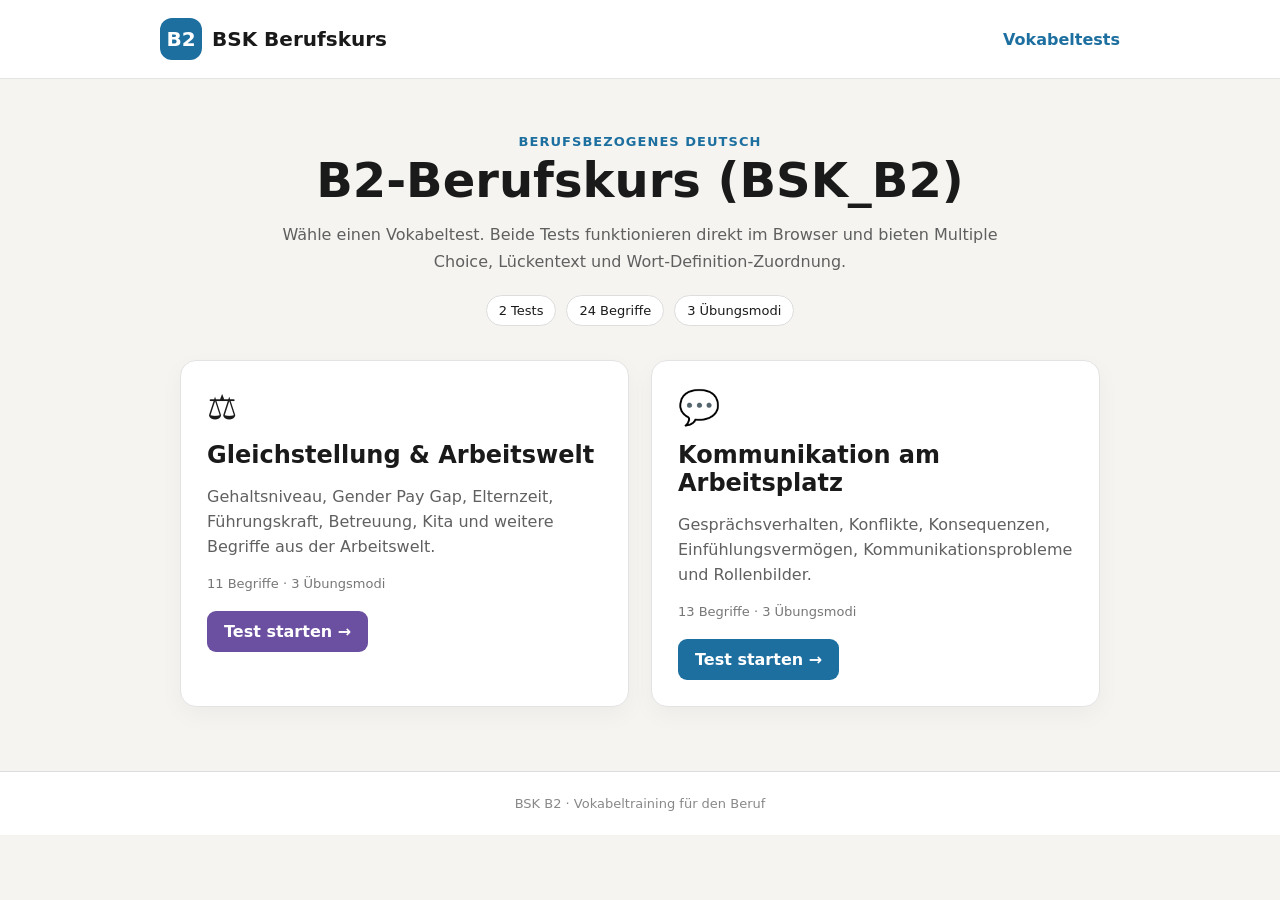
<file: index.html>
<!doctype html>
<html lang="de">
<head>
  <meta charset="utf-8">
  <meta name="viewport" content="width=device-width, initial-scale=1">
  <meta name="description" content="Interaktive BSK-B2-Vokabeltests für berufsbezogenes Deutsch.">
  <title>BSK B2 – Vokabeltraining</title>
  <style>
    *{box-sizing:border-box} body{margin:0;font-family:system-ui,-apple-system,sans-serif;background:#f5f4f0;color:#1a1a1a}
    header{background:#fff;border-bottom:1px solid #e5e5e5}.wrap{max-width:960px;margin:auto;padding:0 20px}
    .top{display:flex;justify-content:space-between;align-items:center;padding:18px 0;gap:16px;flex-wrap:wrap}
    .brand{font-weight:800;font-size:20px}.badge{display:inline-grid;place-items:center;width:42px;height:42px;border-radius:12px;background:#1D6FA0;color:#fff;margin-right:10px}
    nav a{color:#1D6FA0;text-decoration:none;font-weight:600} main{padding:52px 0 64px}.hero{text-align:center;max-width:760px;margin:0 auto 34px}
    h1{font-size:clamp(30px,5vw,48px);margin:0 0 14px}.hero p{color:#5f5f5f;line-height:1.65;margin:0}
    .stats{display:flex;justify-content:center;gap:10px;flex-wrap:wrap;margin-top:20px}.chip{background:#fff;border:1px solid #ddd;border-radius:999px;padding:7px 12px;font-size:13px}
    .grid{display:grid;grid-template-columns:repeat(2,minmax(0,1fr));gap:22px}.card{background:#fff;border:1px solid #e3e3e3;border-radius:16px;padding:26px;box-shadow:0 8px 24px rgba(0,0,0,.04)}
    .icon{font-size:34px}.card h2{margin:14px 0 8px}.card p{color:#606060;line-height:1.55;min-height:74px}.meta{font-size:13px;color:#777;margin:14px 0 20px}
    .btn{display:inline-block;background:#1D6FA0;color:#fff;text-decoration:none;padding:11px 17px;border-radius:9px;font-weight:700}.btn.purple{background:#6B4FA0}
    footer{text-align:center;color:#888;font-size:13px;padding:24px;border-top:1px solid #ddd;background:#fff}
    @media(max-width:680px){.grid{grid-template-columns:1fr}.card p{min-height:auto}main{padding-top:34px}}
  </style>
</head>
<body>
<header><div class="wrap top"><div class="brand"><span class="badge">B2</span>BSK Berufskurs</div><nav><a href="#tests">Vokabeltests</a></nav></div></header>
<main><div class="wrap">
  <section class="hero">
    <p style="font-weight:700;color:#1D6FA0;text-transform:uppercase;letter-spacing:.08em;font-size:13px">Berufsbezogenes Deutsch</p>
    <h1>B2-Berufskurs (BSK_B2)</h1>
    <p>Wähle einen Vokabeltest. Beide Tests funktionieren direkt im Browser und bieten Multiple Choice, Lückentext und Wort-Definition-Zuordnung.</p>
    <div class="stats"><span class="chip">2 Tests</span><span class="chip">24 Begriffe</span><span class="chip">3 Übungsmodi</span></div>
  </section>
  <section class="grid" id="tests">
    <article class="card">
      <div class="icon">⚖️</div>
      <h2>Gleichstellung &amp; Arbeitswelt</h2>
      <p>Gehaltsniveau, Gender Pay Gap, Elternzeit, Führungskraft, Betreuung, Kita und weitere Begriffe aus der Arbeitswelt.</p>
      <div class="meta">11 Begriffe · 3 Übungsmodi</div>
      <a class="btn purple" href="gleichstellung-arbeitswelt.html">Test starten →</a>
    </article>
    <article class="card">
      <div class="icon">💬</div>
      <h2>Kommunikation am Arbeitsplatz</h2>
      <p>Gesprächsverhalten, Konflikte, Konsequenzen, Einfühlungsvermögen, Kommunikationsprobleme und Rollenbilder.</p>
      <div class="meta">13 Begriffe · 3 Übungsmodi</div>
      <a class="btn" href="kommunikation-arbeitsplatz.html">Test starten →</a>
    </article>
  </section>
</div></main>
<footer>BSK B2 · Vokabeltraining für den Beruf</footer>
</body>
</html>
</file>
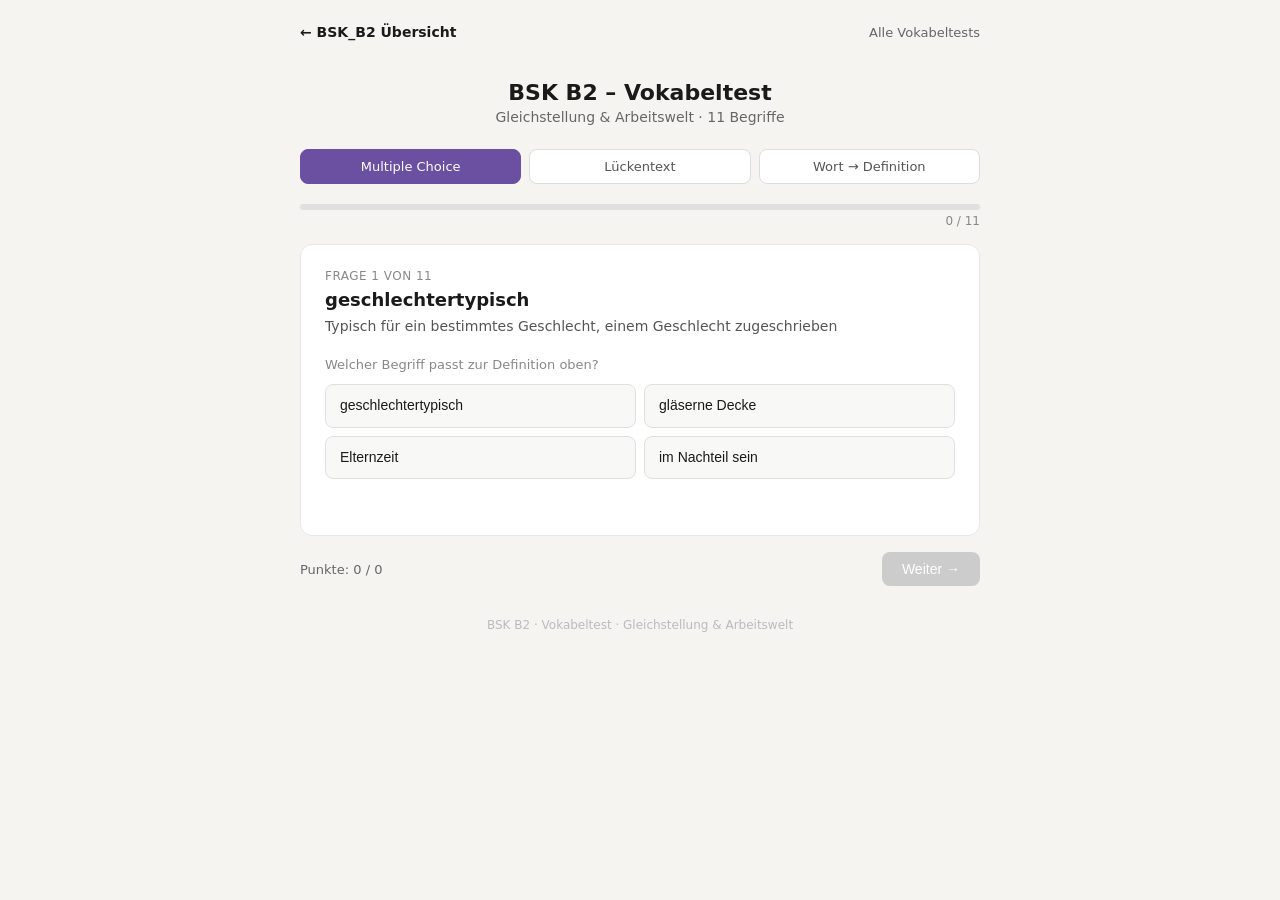
<file: gleichstellung-arbeitswelt.html>
<!DOCTYPE html>
<html lang="de">
<head>
<meta charset="UTF-8">
<meta name="viewport" content="width=device-width, initial-scale=1.0">
<title>BSK B2 – Vokabeltest Gleichstellung & Arbeitswelt</title>
<style>
  * { box-sizing: border-box; margin: 0; padding: 0; }
  body { font-family: system-ui, -apple-system, sans-serif; background: #f5f4f0; color: #1a1a1a; min-height: 100vh; padding: 1.5rem; }
  .container { max-width: 680px; margin: 0 auto; }
  header { text-align: center; padding: 2rem 0 1.5rem; }
  header h1 { font-size: 22px; font-weight: 600; color: #1a1a1a; margin-bottom: 4px; }
  header p { font-size: 14px; color: #666; }
  .mode-tabs { display: flex; gap: 8px; margin-bottom: 1.25rem; }
  .mode-tab { flex: 1; padding: 9px 6px; background: #fff; border: 1px solid #ddd; border-radius: 8px; font-size: 13px; cursor: pointer; color: #555; text-align: center; transition: all 0.15s; }
  .mode-tab.active { background: #6B4FA0; border-color: #6B4FA0; color: #fff; font-weight: 500; }
  .progress-wrap { margin-bottom: 1rem; }
  .progress-bar-bg { background: #e0e0e0; border-radius: 99px; height: 6px; }
  .progress-bar-fill { background: #6B4FA0; height: 6px; border-radius: 99px; transition: width 0.4s; }
  .progress-label { font-size: 12px; color: #888; margin-top: 4px; text-align: right; }
  .card { background: #fff; border: 1px solid #e8e8e8; border-radius: 12px; padding: 1.5rem; margin-bottom: 1rem; }
  .question-label { font-size: 12px; color: #888; margin-bottom: 6px; text-transform: uppercase; letter-spacing: 0.04em; }
  .question-text { font-size: 18px; font-weight: 600; color: #1a1a1a; margin-bottom: 6px; }
  .question-def { font-size: 14px; color: #555; margin-bottom: 1.25rem; line-height: 1.5; }
  .options-grid { display: grid; grid-template-columns: 1fr 1fr; gap: 8px; }
  @media (max-width: 480px) { .options-grid { grid-template-columns: 1fr; } }
  .opt-btn { background: #f8f8f6; border: 1px solid #e0e0e0; border-radius: 8px; padding: 11px 14px; font-size: 14px; color: #1a1a1a; cursor: pointer; text-align: left; transition: all 0.15s; line-height: 1.4; }
  .opt-btn:hover:not(:disabled) { background: #f0f0ec; border-color: #bbb; }
  .opt-btn.correct { background: #EAF3DE; border-color: #3B6D11; color: #27500A; }
  .opt-btn.wrong { background: #FCEBEB; border-color: #A32D2D; color: #791F1F; }
  .opt-btn:disabled { cursor: default; }
  .feedback { font-size: 14px; margin-top: 12px; min-height: 20px; font-weight: 500; }
  .feedback.ok { color: #6B4FA0; }
  .feedback.fail { color: #A32D2D; }
  .nav-row { display: flex; align-items: center; justify-content: space-between; margin-top: 0.75rem; }
  .score-badge { font-size: 13px; color: #666; }
  .next-btn { background: #1a1a1a; border: none; border-radius: 8px; padding: 9px 20px; font-size: 14px; cursor: pointer; color: #fff; transition: background 0.15s; }
  .next-btn:hover { background: #333; }
  .next-btn:disabled { background: #ccc; cursor: default; }
  .fill-input { width: 100%; padding: 10px 12px; font-size: 15px; border: 1px solid #ddd; border-radius: 8px; background: #fff; color: #1a1a1a; margin-bottom: 0.75rem; outline: none; transition: border-color 0.15s; }
  .fill-input:focus { border-color: #6B4FA0; }
  .fill-input.correct { border-color: #3B6D11; background: #EAF3DE; color: #27500A; }
  .fill-input.wrong { border-color: #A32D2D; background: #FCEBEB; color: #791F1F; }
  .check-btn { background: #fff; border: 1px solid #ddd; border-radius: 8px; padding: 9px 18px; font-size: 14px; cursor: pointer; color: #1a1a1a; transition: all 0.15s; }
  .check-btn:hover { background: #f5f5f5; }
  .result-card { background: #fff; border: 1px solid #e8e8e8; border-radius: 12px; padding: 2.5rem 1.5rem; text-align: center; }
  .result-score { font-size: 48px; font-weight: 700; color: #6B4FA0; }
  .result-total { font-size: 18px; color: #888; }
  .result-pct { font-size: 22px; font-weight: 600; margin: 6px 0; }
  .result-msg { font-size: 15px; color: #555; margin: 0.5rem 0 1.75rem; line-height: 1.5; }
  .grade-bar { height: 8px; background: #e0e0e0; border-radius: 99px; margin: 1rem auto; max-width: 300px; }
  .grade-fill { height: 8px; border-radius: 99px; background: #6B4FA0; transition: width 0.8s ease; }
  .restart-btn { background: #6B4FA0; border: none; border-radius: 8px; padding: 11px 28px; font-size: 14px; cursor: pointer; color: #fff; margin-right: 8px; }
  .restart-btn:hover { background: #5a4187; }
  footer { text-align: center; padding: 2rem 0 1rem; font-size: 12px; color: #bbb; }
</style>
</head>
<body>
<nav style="max-width:680px;margin:0 auto 0.5rem;display:flex;justify-content:space-between;align-items:center;gap:12px;flex-wrap:wrap;">
  <a href="index.html" style="color:#1a1a1a;text-decoration:none;font-size:14px;font-weight:600;">← BSK_B2 Übersicht</a>
  <a href="index.html#tests" style="color:#666;text-decoration:none;font-size:13px;">Alle Vokabeltests</a>
</nav>

<div class="container">
  <header>
    <h1>BSK B2 – Vokabeltest</h1>
    <p>Gleichstellung & Arbeitswelt · 11 Begriffe</p>
  </header>
  <div class="mode-tabs" id="modeTabs">
    <div class="mode-tab active" onclick="setMode('mc')">Multiple Choice</div>
    <div class="mode-tab" onclick="setMode('fill')">Lückentext</div>
    <div class="mode-tab" onclick="setMode('de2en')">Wort → Definition</div>
  </div>
  <div class="progress-wrap">
    <div class="progress-bar-bg"><div class="progress-bar-fill" id="progressBar" style="width:0%"></div></div>
    <div class="progress-label" id="progressLabel">0 / 11</div>
  </div>
  <div id="quizArea"></div>
  <footer>BSK B2 · Vokabeltest · Gleichstellung & Arbeitswelt</footer>
</div>
<script>
const vocab = [
  { word: "Gehaltsniveau", def: "Die Höhe des Gehalts in einem bestimmten Beruf oder Bereich" },
  { word: "Gender Pay Gap", def: "Der durchschnittliche Lohnunterschied zwischen Männern und Frauen" },
  { word: "Elternzeit", def: "Berufliche Auszeit, die Eltern zur Betreuung ihres Kindes nehmen können" },
  { word: "geschlechtertypisch", def: "Typisch für ein bestimmtes Geschlecht, einem Geschlecht zugeschrieben" },
  { word: "gläserne Decke", def: "Unsichtbare Barriere, die Frauen am beruflichen Aufstieg hindert" },
  { word: "ungleich", def: "So verteilt, dass eine Gruppe mehr bekommt oder besser behandelt wird als eine andere" },
  { word: "eine Präsentation halten", def: "Vor anderen Personen einen Vortrag mit Folien oder Material präsentieren" },
  { word: "im Nachteil sein", def: "Schlechtere Chancen oder Bedingungen haben als andere" },
  { word: "Führungskraft", def: "Person in leitender Position, die Verantwortung für Mitarbeiter trägt" },
  { word: "Betreuung", def: "Versorgung und Aufsicht, z.B. von Kindern" },
  { word: "Kita", def: "Einrichtung, in der kleine Kinder tagsüber betreut werden, während die Eltern arbeiten" },
];

let mode = 'mc', questions = [], current = 0, score = 0, answered = false;

function shuffle(arr) { return [...arr].sort(() => Math.random() - 0.5); }

function buildQuestions() {
  const s = shuffle(vocab);
  if (mode === 'mc') {
    questions = s.map(item => {
      const w = shuffle(vocab.filter(v => v.word !== item.word)).slice(0,3).map(v => v.word);
      return { ...item, options: shuffle([item.word, ...w]), answer: item.word };
    });
  } else if (mode === 'fill') {
    questions = s.map(item => ({ ...item, answer: item.word }));
  } else {
    questions = s.map(item => {
      const w = shuffle(vocab.filter(v => v.word !== item.word)).slice(0,3).map(v => v.def);
      return { ...item, options: shuffle([item.def, ...w]), answer: item.def, prompt: item.word };
    });
  }
}

function setMode(m) {
  mode = m;
  document.querySelectorAll('.mode-tab').forEach((t,i) => t.classList.toggle('active', ['mc','fill','de2en'][i] === m));
  startQuiz();
}

function startQuiz() { buildQuestions(); current = 0; score = 0; answered = false; render(); }

function updateProgress() {
  const pct = current / questions.length * 100;
  document.getElementById('progressBar').style.width = pct + '%';
  document.getElementById('progressLabel').textContent = current + ' / ' + questions.length;
}

function render() {
  updateProgress();
  if (current >= questions.length) { showResult(); return; }
  const q = questions[current];
  const area = document.getElementById('quizArea');
  if (mode === 'mc') renderMC(q, area);
  else if (mode === 'fill') renderFill(q, area);
  else renderDef(q, area);
}

function renderMC(q, area) {
  area.innerHTML = `
    <div class="card">
      <p class="question-label">Frage ${current+1} von ${questions.length}</p>
      <p class="question-text">${q.word}</p>
      <p class="question-def">${q.def}</p>
      <p style="font-size:13px;color:#888;margin-bottom:0.75rem;">Welcher Begriff passt zur Definition oben?</p>
      <div class="options-grid" id="opts"></div>
      <p class="feedback" id="fb"></p>
    </div>
    <div class="nav-row">
      <span class="score-badge">Punkte: ${score} / ${current}</span>
      <button class="next-btn" id="nextBtn" onclick="nextQ()" disabled>Weiter →</button>
    </div>`;
  const opts = document.getElementById('opts');
  q.options.forEach(opt => {
    const b = document.createElement('button');
    b.className = 'opt-btn'; b.textContent = opt;
    b.onclick = () => selectMC(opt, q.answer);
    opts.appendChild(b);
  });
}

function selectMC(chosen, correct) {
  if (answered) return; answered = true;
  document.querySelectorAll('.opt-btn').forEach(b => {
    b.disabled = true;
    if (b.textContent === correct) b.classList.add('correct');
    else if (b.textContent === chosen && chosen !== correct) b.classList.add('wrong');
  });
  const fb = document.getElementById('fb');
  if (chosen === correct) { score++; fb.className='feedback ok'; fb.textContent='✓ Richtig!'; }
  else { fb.className='feedback fail'; fb.textContent='✗ Falsch. Richtig: ' + correct; }
  document.getElementById('nextBtn').disabled = false;
}

function renderFill(q, area) {
  const esc = q.answer.replace(/'/g,"\\'");
  area.innerHTML = `
    <div class="card">
      <p class="question-label">Frage ${current+1} von ${questions.length} — Welches Wort passt?</p>
      <p class="question-def" style="font-size:16px;margin-bottom:1rem;">${q.def}</p>
      <input class="fill-input" id="fillIn" type="text" placeholder="Antwort eingeben …" onkeydown="if(event.key==='Enter')checkFill('${esc}')">
      <button class="check-btn" onclick="checkFill('${esc}')">Prüfen</button>
      <p class="feedback" id="fb"></p>
    </div>
    <div class="nav-row">
      <span class="score-badge">Punkte: ${score} / ${current}</span>
      <button class="next-btn" id="nextBtn" onclick="nextQ()" disabled>Weiter →</button>
    </div>`;
  document.getElementById('fillIn').focus();
}

function checkFill(correct) {
  if (answered) return;
  const inp = document.getElementById('fillIn');
  const val = inp.value.trim();
  if (!val) return;
  answered = true; inp.disabled = true;
  const ok = val.toLowerCase() === correct.toLowerCase();
  inp.classList.add(ok ? 'correct' : 'wrong');
  const fb = document.getElementById('fb');
  if (ok) { score++; fb.className='feedback ok'; fb.textContent='✓ Richtig!'; }
  else { fb.className='feedback fail'; fb.textContent='✗ Falsch. Richtig: ' + correct; }
  document.getElementById('nextBtn').disabled = false;
}

function renderDef(q, area) {
  area.innerHTML = `
    <div class="card">
      <p class="question-label">Frage ${current+1} von ${questions.length} — Welche Definition passt?</p>
      <p class="question-text">${q.prompt}</p>
      <div class="options-grid" id="opts"></div>
      <p class="feedback" id="fb"></p>
    </div>
    <div class="nav-row">
      <span class="score-badge">Punkte: ${score} / ${current}</span>
      <button class="next-btn" id="nextBtn" onclick="nextQ()" disabled>Weiter →</button>
    </div>`;
  const opts = document.getElementById('opts');
  q.options.forEach(opt => {
    const b = document.createElement('button');
    b.className = 'opt-btn'; b.style.fontSize = '13px'; b.style.lineHeight = '1.4';
    b.textContent = opt;
    b.onclick = () => selectMC(opt, q.answer);
    opts.appendChild(b);
  });
}

function nextQ() { current++; answered = false; render(); }

function showResult() {
  document.getElementById('progressBar').style.width = '100%';
  document.getElementById('progressLabel').textContent = questions.length + ' / ' + questions.length;
  const pct = Math.round(score / questions.length * 100);
  const msg = pct >= 90 ? 'Ausgezeichnet! Du kennst die Vokabeln sehr gut.' :
              pct >= 70 ? 'Gut gemacht! Noch ein paar Übungen und du bist fit.' :
              pct >= 50 ? 'Nicht schlecht. Übe die schwierigen Wörter noch einmal.' :
                          'Übe die Vokabeln noch einmal und versuche es erneut.';
  const color = pct >= 90 ? '#6B4FA0' : pct >= 70 ? '#639922' : pct >= 50 ? '#BA7517' : '#A32D2D';
  document.getElementById('quizArea').innerHTML = `
    <div class="result-card">
      <div class="result-score" style="color:${color}">${score}</div>
      <div class="result-total">von ${questions.length} Fragen</div>
      <div class="result-pct" style="color:${color};margin-top:6px">${pct}%</div>
      <div class="grade-bar"><div class="grade-fill" style="width:0%;background:${color}" id="gf"></div></div>
      <p class="result-msg">${msg}</p>
      <button class="restart-btn" onclick="startQuiz()">Nochmal versuchen</button>
    </div>`;
  setTimeout(() => { const gf = document.getElementById('gf'); if(gf) gf.style.width = pct + '%'; }, 100);
}

startQuiz();
</script>
</body>
</html>
</file>
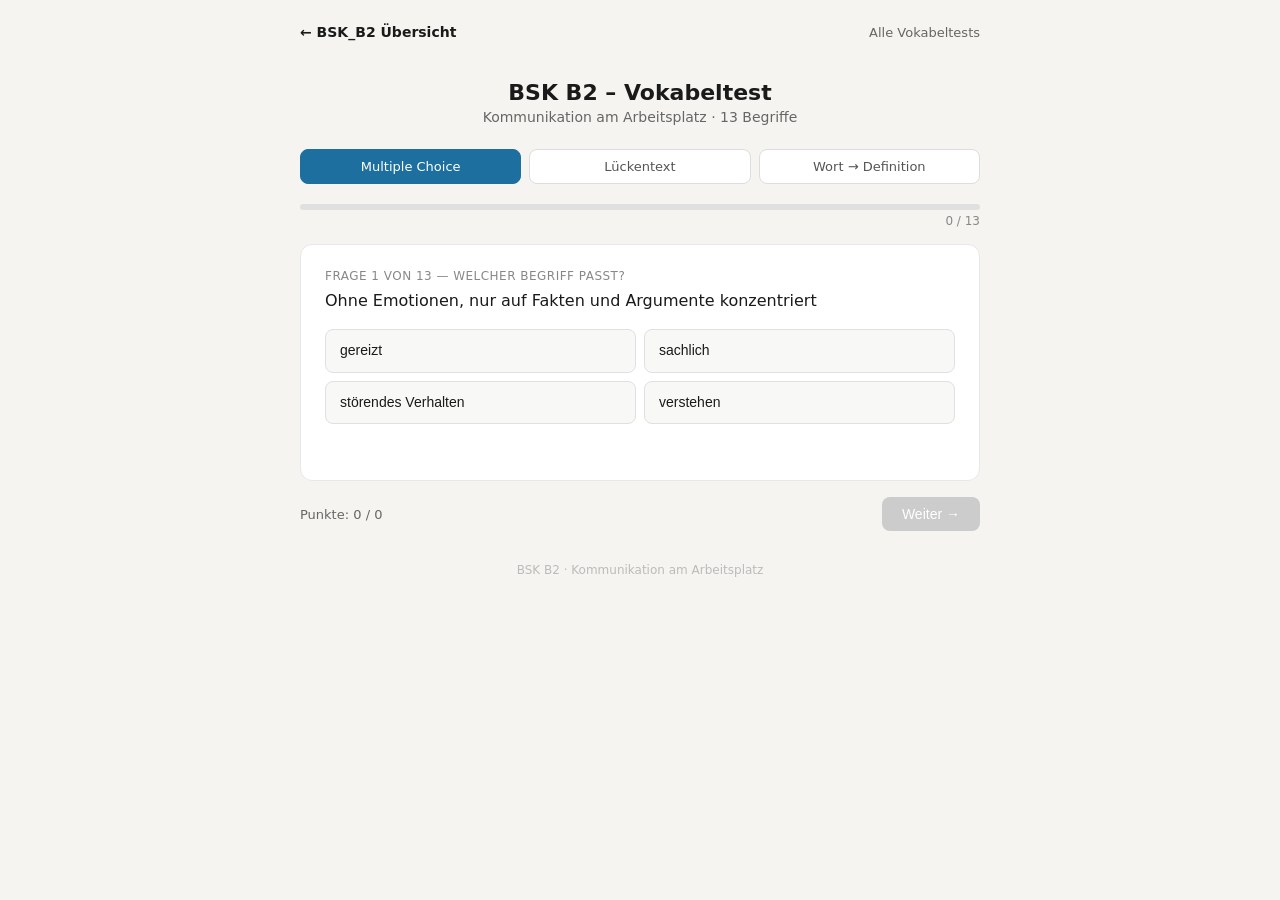
<file: kommunikation-arbeitsplatz.html>
<!DOCTYPE html>
<html lang="de">
<head>
<meta charset="UTF-8">
<meta name="viewport" content="width=device-width, initial-scale=1.0">
<title>BSK B2 – Vokabeltest Kommunikation am Arbeitsplatz</title>
<style>
  * { box-sizing: border-box; margin: 0; padding: 0; }
  body { font-family: system-ui, -apple-system, sans-serif; background: #f5f4f0; color: #1a1a1a; min-height: 100vh; padding: 1.5rem; }
  .container { max-width: 680px; margin: 0 auto; }
  header { text-align: center; padding: 2rem 0 1.5rem; }
  header h1 { font-size: 22px; font-weight: 600; color: #1a1a1a; margin-bottom: 4px; }
  header p { font-size: 14px; color: #666; }
  .mode-tabs { display: flex; gap: 8px; margin-bottom: 1.25rem; }
  .mode-tab { flex: 1; padding: 9px 6px; background: #fff; border: 1px solid #ddd; border-radius: 8px; font-size: 13px; cursor: pointer; color: #555; text-align: center; transition: all 0.15s; }
  .mode-tab.active { background: #1D6FA0; border-color: #1D6FA0; color: #fff; font-weight: 500; }
  .progress-wrap { margin-bottom: 1rem; }
  .progress-bar-bg { background: #e0e0e0; border-radius: 99px; height: 6px; }
  .progress-bar-fill { background: #1D6FA0; height: 6px; border-radius: 99px; transition: width 0.4s; }
  .progress-label { font-size: 12px; color: #888; margin-top: 4px; text-align: right; }
  .card { background: #fff; border: 1px solid #e8e8e8; border-radius: 12px; padding: 1.5rem; margin-bottom: 1rem; }
  .question-label { font-size: 12px; color: #888; margin-bottom: 6px; text-transform: uppercase; letter-spacing: 0.04em; }
  .question-text { font-size: 16px; font-weight: 400; color: #1a1a1a; margin-bottom: 1rem; line-height: 1.5; }
  .options-grid { display: grid; grid-template-columns: 1fr 1fr; gap: 8px; }
  @media (max-width: 480px) { .options-grid { grid-template-columns: 1fr; } }
  .opt-btn { background: #f8f8f6; border: 1px solid #e0e0e0; border-radius: 8px; padding: 11px 14px; font-size: 14px; color: #1a1a1a; cursor: pointer; text-align: left; transition: all 0.15s; line-height: 1.4; }
  .opt-btn:hover:not(:disabled) { background: #f0f0ec; border-color: #bbb; }
  .opt-btn.correct { background: #EAF3DE; border-color: #3B6D11; color: #27500A; }
  .opt-btn.wrong { background: #FCEBEB; border-color: #A32D2D; color: #791F1F; }
  .opt-btn:disabled { cursor: default; }
  .feedback { font-size: 14px; margin-top: 12px; min-height: 20px; font-weight: 500; }
  .feedback.ok { color: #1D6FA0; }
  .feedback.fail { color: #A32D2D; }
  .nav-row { display: flex; align-items: center; justify-content: space-between; margin-top: 0.75rem; }
  .score-badge { font-size: 13px; color: #666; }
  .next-btn { background: #1a1a1a; border: none; border-radius: 8px; padding: 9px 20px; font-size: 14px; cursor: pointer; color: #fff; transition: background 0.15s; }
  .next-btn:hover { background: #333; }
  .next-btn:disabled { background: #ccc; cursor: default; }
  .fill-input { width: 100%; padding: 10px 12px; font-size: 15px; border: 1px solid #ddd; border-radius: 8px; background: #fff; color: #1a1a1a; margin-bottom: 0.75rem; outline: none; transition: border-color 0.15s; }
  .fill-input:focus { border-color: #1D6FA0; }
  .fill-input.correct { border-color: #3B6D11; background: #EAF3DE; color: #27500A; }
  .fill-input.wrong { border-color: #A32D2D; background: #FCEBEB; color: #791F1F; }
  .check-btn { background: #fff; border: 1px solid #ddd; border-radius: 8px; padding: 9px 18px; font-size: 14px; cursor: pointer; color: #1a1a1a; transition: all 0.15s; }
  .check-btn:hover { background: #f5f5f5; }
  .result-card { background: #fff; border: 1px solid #e8e8e8; border-radius: 12px; padding: 2.5rem 1.5rem; text-align: center; }
  .result-score { font-size: 48px; font-weight: 700; }
  .result-total { font-size: 18px; color: #888; }
  .result-pct { font-size: 22px; font-weight: 600; margin: 6px 0; }
  .result-msg { font-size: 15px; color: #555; margin: 0.5rem 0 1.75rem; line-height: 1.5; }
  .grade-bar { height: 8px; background: #e0e0e0; border-radius: 99px; margin: 1rem auto; max-width: 300px; }
  .grade-fill { height: 8px; border-radius: 99px; transition: width 0.8s ease; }
  .restart-btn { background: #1D6FA0; border: none; border-radius: 8px; padding: 11px 28px; font-size: 14px; cursor: pointer; color: #fff; }
  .restart-btn:hover { background: #155a80; }
  footer { text-align: center; padding: 2rem 0 1rem; font-size: 12px; color: #bbb; }
</style>
</head>
<body>
<nav style="max-width:680px;margin:0 auto 0.5rem;display:flex;justify-content:space-between;align-items:center;gap:12px;flex-wrap:wrap;">
  <a href="index.html" style="color:#1a1a1a;text-decoration:none;font-size:14px;font-weight:600;">← BSK_B2 Übersicht</a>
  <a href="index.html#tests" style="color:#666;text-decoration:none;font-size:13px;">Alle Vokabeltests</a>
</nav>

<div class="container">
  <header>
    <h1>BSK B2 – Vokabeltest</h1>
    <p>Kommunikation am Arbeitsplatz · 13 Begriffe</p>
  </header>
  <div class="mode-tabs">
    <div class="mode-tab active" onclick="setMode('mc')">Multiple Choice</div>
    <div class="mode-tab" onclick="setMode('fill')">Lückentext</div>
    <div class="mode-tab" onclick="setMode('de2en')">Wort → Definition</div>
  </div>
  <div class="progress-wrap">
    <div class="progress-bar-bg"><div class="progress-bar-fill" id="progressBar" style="width:0%"></div></div>
    <div class="progress-label" id="progressLabel">0 / 13</div>
  </div>
  <div id="quizArea"></div>
  <footer>BSK B2 · Kommunikation am Arbeitsplatz</footer>
</div>
<script>
const vocab = [
  { word: "gereizt", def: "In einer Stimmung, in der man leicht aggressiv oder ungeduldig reagiert" },
  { word: "wohlwollend", def: "Freundlich und positiv eingestellt gegenüber anderen Menschen" },
  { word: "sachlich", def: "Ohne Emotionen, nur auf Fakten und Argumente konzentriert" },
  { word: "einfühlsam", def: "Fähig, die Gefühle anderer Menschen zu verstehen und darauf einzugehen" },
  { word: "überlegt", def: "Gut durchdacht, bevor man handelt oder spricht" },
  { word: "aufgebracht", def: "Sehr ärgerlich und emotional erregt" },
  { word: "störendes Verhalten", def: "Handlungen, die den normalen Ablauf einer Situation negativ beeinflussen" },
  { word: "Konsequenzen", def: "Folgen oder Ergebnisse, die aus einer Handlung entstehen" },
  { word: "beruhen auf", def: "Auf etwas basieren oder gründen" },
  { word: "Konflikt", def: "Auseinandersetzung oder Streit zwischen Personen oder Gruppen" },
  { word: "Kommunikationsproblem", def: "Schwierigkeit beim gegenseitigen Verstehen und Austausch von Informationen" },
  { word: "verstehen", def: "Den Sinn oder die Bedeutung von etwas erfassen; jemanden nachvollziehen können" },
  { word: "Rollenbilder", def: "Gesellschaftliche Vorstellungen davon, wie sich Menschen in bestimmten Rollen verhalten sollen" },
];

let mode = 'mc', questions = [], current = 0, score = 0, answered = false;

function shuffle(arr) { return [...arr].sort(() => Math.random() - 0.5); }

function buildQuestions() {
  const s = shuffle(vocab);
  if (mode === 'mc') {
    questions = s.map(item => {
      const w = shuffle(vocab.filter(v => v.word !== item.word)).slice(0,3).map(v => v.word);
      return { ...item, options: shuffle([item.word, ...w]), answer: item.word };
    });
  } else if (mode === 'fill') {
    questions = s.map(item => ({ ...item, answer: item.word }));
  } else {
    questions = s.map(item => {
      const w = shuffle(vocab.filter(v => v.word !== item.word)).slice(0,3).map(v => v.def);
      return { ...item, options: shuffle([item.def, ...w]), answer: item.def, prompt: item.word };
    });
  }
}

function setMode(m) {
  mode = m;
  document.querySelectorAll('.mode-tab').forEach((t,i) => t.classList.toggle('active', ['mc','fill','de2en'][i] === m));
  startQuiz();
}

function startQuiz() { buildQuestions(); current = 0; score = 0; answered = false; render(); }

function updateProgress() {
  const pct = current / questions.length * 100;
  document.getElementById('progressBar').style.width = pct + '%';
  document.getElementById('progressLabel').textContent = current + ' / ' + questions.length;
}

function render() {
  updateProgress();
  if (current >= questions.length) { showResult(); return; }
  const q = questions[current];
  const area = document.getElementById('quizArea');
  if (mode === 'mc') renderMC(q, area);
  else if (mode === 'fill') renderFill(q, area);
  else renderDef(q, area);
}

function renderMC(q, area) {
  area.innerHTML = `
    <div class="card">
      <p class="question-label">Frage ${current+1} von ${questions.length} — Welcher Begriff passt?</p>
      <p class="question-text">${q.def}</p>
      <div class="options-grid" id="opts"></div>
      <p class="feedback" id="fb"></p>
    </div>
    <div class="nav-row">
      <span class="score-badge">Punkte: ${score} / ${current}</span>
      <button class="next-btn" id="nextBtn" onclick="nextQ()" disabled>Weiter →</button>
    </div>`;
  const opts = document.getElementById('opts');
  q.options.forEach(opt => {
    const b = document.createElement('button');
    b.className = 'opt-btn'; b.textContent = opt;
    b.onclick = () => selectMC(opt, q.answer);
    opts.appendChild(b);
  });
}

function selectMC(chosen, correct) {
  if (answered) return; answered = true;
  document.querySelectorAll('.opt-btn').forEach(b => {
    b.disabled = true;
    if (b.textContent === correct) b.classList.add('correct');
    else if (b.textContent === chosen && chosen !== correct) b.classList.add('wrong');
  });
  const fb = document.getElementById('fb');
  if (chosen === correct) { score++; fb.className='feedback ok'; fb.textContent='✓ Richtig!'; }
  else { fb.className='feedback fail'; fb.textContent='✗ Falsch. Richtig: ' + correct; }
  document.getElementById('nextBtn').disabled = false;
}

function renderFill(q, area) {
  const esc = q.answer.replace(/'/g,"\\'");
  area.innerHTML = `
    <div class="card">
      <p class="question-label">Frage ${current+1} von ${questions.length} — Welches Wort passt?</p>
      <p class="question-text">${q.def}</p>
      <input class="fill-input" id="fillIn" type="text" placeholder="Antwort eingeben …" onkeydown="if(event.key==='Enter')checkFill('${esc}')">
      <button class="check-btn" onclick="checkFill('${esc}')">Prüfen</button>
      <p class="feedback" id="fb"></p>
    </div>
    <div class="nav-row">
      <span class="score-badge">Punkte: ${score} / ${current}</span>
      <button class="next-btn" id="nextBtn" onclick="nextQ()" disabled>Weiter →</button>
    </div>`;
  document.getElementById('fillIn').focus();
}

function checkFill(correct) {
  if (answered) return;
  const inp = document.getElementById('fillIn');
  const val = inp.value.trim();
  if (!val) return;
  answered = true; inp.disabled = true;
  const ok = val.toLowerCase() === correct.toLowerCase();
  inp.classList.add(ok ? 'correct' : 'wrong');
  const fb = document.getElementById('fb');
  if (ok) { score++; fb.className='feedback ok'; fb.textContent='✓ Richtig!'; }
  else { fb.className='feedback fail'; fb.textContent='✗ Falsch. Richtig: ' + correct; }
  document.getElementById('nextBtn').disabled = false;
}

function renderDef(q, area) {
  area.innerHTML = `
    <div class="card">
      <p class="question-label">Frage ${current+1} von ${questions.length} — Welche Definition passt?</p>
      <p class="question-text" style="font-size:18px;font-weight:600;">${q.prompt}</p>
      <div class="options-grid" id="opts"></div>
      <p class="feedback" id="fb"></p>
    </div>
    <div class="nav-row">
      <span class="score-badge">Punkte: ${score} / ${current}</span>
      <button class="next-btn" id="nextBtn" onclick="nextQ()" disabled>Weiter →</button>
    </div>`;
  const opts = document.getElementById('opts');
  q.options.forEach(opt => {
    const b = document.createElement('button');
    b.className = 'opt-btn'; b.style.fontSize = '13px'; b.style.lineHeight = '1.4';
    b.textContent = opt;
    b.onclick = () => selectMC(opt, q.answer);
    opts.appendChild(b);
  });
}

function nextQ() { current++; answered = false; render(); }

function showResult() {
  document.getElementById('progressBar').style.width = '100%';
  document.getElementById('progressLabel').textContent = questions.length + ' / ' + questions.length;
  const pct = Math.round(score / questions.length * 100);
  const msg = pct >= 90 ? 'Ausgezeichnet! Du kennst die Vokabeln sehr gut.' :
              pct >= 70 ? 'Gut gemacht! Noch ein paar Übungen und du bist fit.' :
              pct >= 50 ? 'Nicht schlecht. Übe die schwierigen Wörter noch einmal.' :
                          'Übe die Vokabeln noch einmal und versuche es erneut.';
  const color = pct >= 90 ? '#1D6FA0' : pct >= 70 ? '#639922' : pct >= 50 ? '#BA7517' : '#A32D2D';
  document.getElementById('quizArea').innerHTML = `
    <div class="result-card">
      <div class="result-score" style="color:${color}">${score}</div>
      <div class="result-total">von ${questions.length} Fragen</div>
      <div class="result-pct" style="color:${color};margin-top:6px">${pct}%</div>
      <div class="grade-bar"><div class="grade-fill" style="width:0%;background:${color}" id="gf"></div></div>
      <p class="result-msg">${msg}</p>
      <button class="restart-btn" onclick="startQuiz()">Nochmal versuchen</button>
    </div>`;
  setTimeout(() => { const gf = document.getElementById('gf'); if(gf) gf.style.width = pct + '%'; }, 100);
}

startQuiz();
</script>
</body>
</html>
</file>
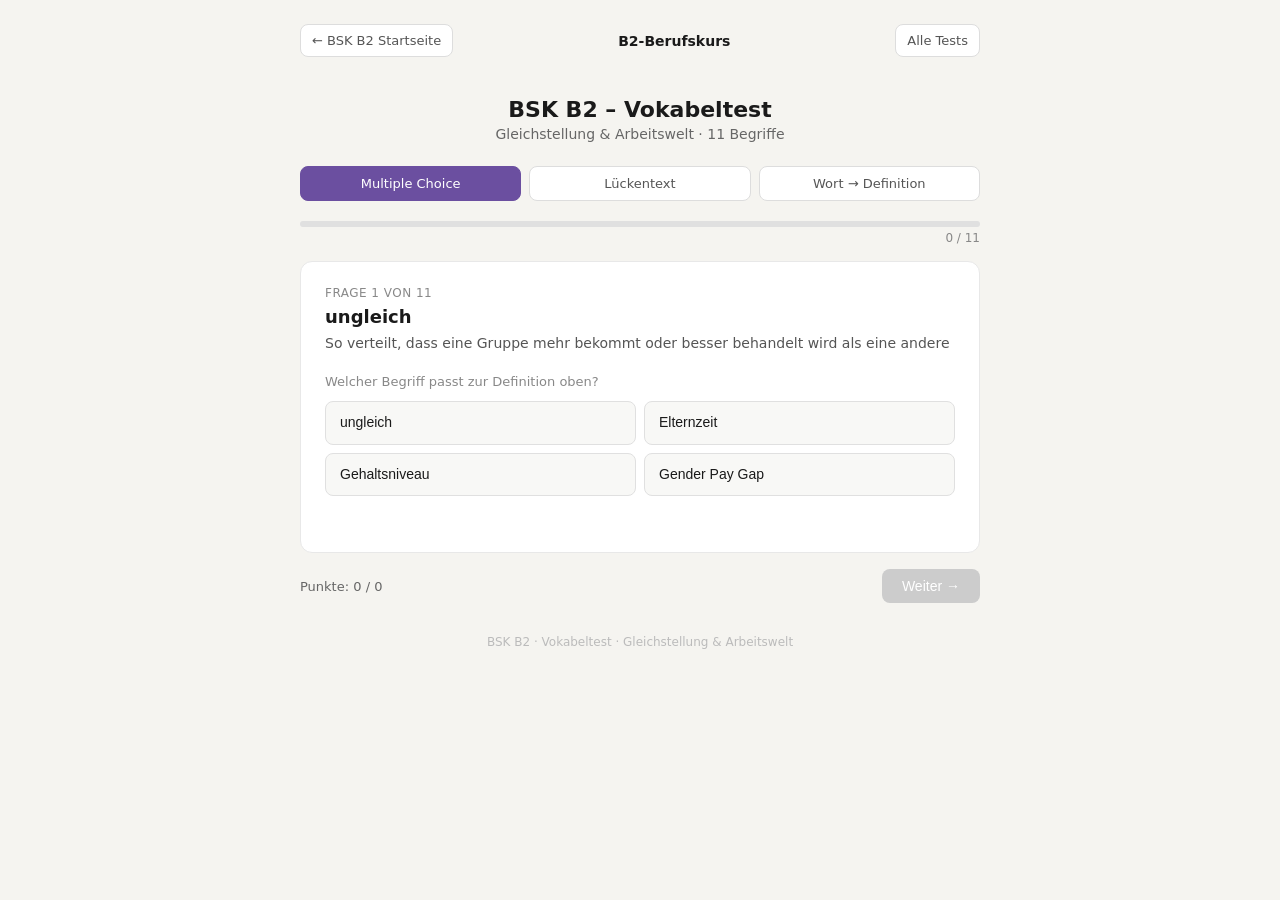
<file: Vokabeltest_Gleichstellung.html>
<!DOCTYPE html>
<html lang="de">
<head>
<meta charset="UTF-8">
<meta name="viewport" content="width=device-width, initial-scale=1.0">
<title>BSK B2 – Vokabeltest Gleichstellung & Arbeitswelt</title>
<style>
  * { box-sizing: border-box; margin: 0; padding: 0; }
  body { font-family: system-ui, -apple-system, sans-serif; background: #f5f4f0; color: #1a1a1a; min-height: 100vh; padding: 1.5rem; }
  .container { max-width: 680px; margin: 0 auto; }
  header { text-align: center; padding: 2rem 0 1.5rem; }
  header h1 { font-size: 22px; font-weight: 600; color: #1a1a1a; margin-bottom: 4px; }
  header p { font-size: 14px; color: #666; }
  .mode-tabs { display: flex; gap: 8px; margin-bottom: 1.25rem; }
  .mode-tab { flex: 1; padding: 9px 6px; background: #fff; border: 1px solid #ddd; border-radius: 8px; font-size: 13px; cursor: pointer; color: #555; text-align: center; transition: all 0.15s; }
  .mode-tab.active { background: #6B4FA0; border-color: #6B4FA0; color: #fff; font-weight: 500; }
  .progress-wrap { margin-bottom: 1rem; }
  .progress-bar-bg { background: #e0e0e0; border-radius: 99px; height: 6px; }
  .progress-bar-fill { background: #6B4FA0; height: 6px; border-radius: 99px; transition: width 0.4s; }
  .progress-label { font-size: 12px; color: #888; margin-top: 4px; text-align: right; }
  .card { background: #fff; border: 1px solid #e8e8e8; border-radius: 12px; padding: 1.5rem; margin-bottom: 1rem; }
  .question-label { font-size: 12px; color: #888; margin-bottom: 6px; text-transform: uppercase; letter-spacing: 0.04em; }
  .question-text { font-size: 18px; font-weight: 600; color: #1a1a1a; margin-bottom: 6px; }
  .question-def { font-size: 14px; color: #555; margin-bottom: 1.25rem; line-height: 1.5; }
  .options-grid { display: grid; grid-template-columns: 1fr 1fr; gap: 8px; }
  @media (max-width: 480px) { .options-grid { grid-template-columns: 1fr; } }
  .opt-btn { background: #f8f8f6; border: 1px solid #e0e0e0; border-radius: 8px; padding: 11px 14px; font-size: 14px; color: #1a1a1a; cursor: pointer; text-align: left; transition: all 0.15s; line-height: 1.4; }
  .opt-btn:hover:not(:disabled) { background: #f0f0ec; border-color: #bbb; }
  .opt-btn.correct { background: #EAF3DE; border-color: #3B6D11; color: #27500A; }
  .opt-btn.wrong { background: #FCEBEB; border-color: #A32D2D; color: #791F1F; }
  .opt-btn:disabled { cursor: default; }
  .feedback { font-size: 14px; margin-top: 12px; min-height: 20px; font-weight: 500; }
  .feedback.ok { color: #6B4FA0; }
  .feedback.fail { color: #A32D2D; }
  .nav-row { display: flex; align-items: center; justify-content: space-between; margin-top: 0.75rem; }
  .score-badge { font-size: 13px; color: #666; }
  .next-btn { background: #1a1a1a; border: none; border-radius: 8px; padding: 9px 20px; font-size: 14px; cursor: pointer; color: #fff; transition: background 0.15s; }
  .next-btn:hover { background: #333; }
  .next-btn:disabled { background: #ccc; cursor: default; }
  .fill-input { width: 100%; padding: 10px 12px; font-size: 15px; border: 1px solid #ddd; border-radius: 8px; background: #fff; color: #1a1a1a; margin-bottom: 0.75rem; outline: none; transition: border-color 0.15s; }
  .fill-input:focus { border-color: #6B4FA0; }
  .fill-input.correct { border-color: #3B6D11; background: #EAF3DE; color: #27500A; }
  .fill-input.wrong { border-color: #A32D2D; background: #FCEBEB; color: #791F1F; }
  .check-btn { background: #fff; border: 1px solid #ddd; border-radius: 8px; padding: 9px 18px; font-size: 14px; cursor: pointer; color: #1a1a1a; transition: all 0.15s; }
  .check-btn:hover { background: #f5f5f5; }
  .result-card { background: #fff; border: 1px solid #e8e8e8; border-radius: 12px; padding: 2.5rem 1.5rem; text-align: center; }
  .result-score { font-size: 48px; font-weight: 700; color: #6B4FA0; }
  .result-total { font-size: 18px; color: #888; }
  .result-pct { font-size: 22px; font-weight: 600; margin: 6px 0; }
  .result-msg { font-size: 15px; color: #555; margin: 0.5rem 0 1.75rem; line-height: 1.5; }
  .grade-bar { height: 8px; background: #e0e0e0; border-radius: 99px; margin: 1rem auto; max-width: 300px; }
  .grade-fill { height: 8px; border-radius: 99px; background: #6B4FA0; transition: width 0.8s ease; }
  .restart-btn { background: #6B4FA0; border: none; border-radius: 8px; padding: 11px 28px; font-size: 14px; cursor: pointer; color: #fff; margin-right: 8px; }
  .restart-btn:hover { background: #5a4187; }
  footer { text-align: center; padding: 2rem 0 1rem; font-size: 12px; color: #bbb; }

  .sitebar { max-width: 680px; margin: 0 auto .5rem; display:flex; justify-content:space-between; align-items:center; gap:12px; font-size:13px; }
  .sitebar a { color:#555; text-decoration:none; background:#fff; border:1px solid #ddd; border-radius:8px; padding:8px 11px; }
  .sitebar a:hover { border-color:#999; }
  .sitebar strong { font-size:14px; }
</style>
</head>
<body>
<div class="sitebar"><a href="index.html">← BSK B2 Startseite</a><strong>B2-Berufskurs</strong><a href="index.html">Alle Tests</a></div>
<div class="container">
  <header>
    <h1>BSK B2 – Vokabeltest</h1>
    <p>Gleichstellung & Arbeitswelt · 11 Begriffe</p>
  </header>
  <div class="mode-tabs" id="modeTabs">
    <div class="mode-tab active" onclick="setMode('mc')">Multiple Choice</div>
    <div class="mode-tab" onclick="setMode('fill')">Lückentext</div>
    <div class="mode-tab" onclick="setMode('de2en')">Wort → Definition</div>
  </div>
  <div class="progress-wrap">
    <div class="progress-bar-bg"><div class="progress-bar-fill" id="progressBar" style="width:0%"></div></div>
    <div class="progress-label" id="progressLabel">0 / 11</div>
  </div>
  <div id="quizArea"></div>
  <footer>BSK B2 · Vokabeltest · Gleichstellung & Arbeitswelt</footer>
</div>
<script>
const vocab = [
  { word: "Gehaltsniveau", def: "Die Höhe des Gehalts in einem bestimmten Beruf oder Bereich" },
  { word: "Gender Pay Gap", def: "Der durchschnittliche Lohnunterschied zwischen Männern und Frauen" },
  { word: "Elternzeit", def: "Berufliche Auszeit, die Eltern zur Betreuung ihres Kindes nehmen können" },
  { word: "geschlechtertypisch", def: "Typisch für ein bestimmtes Geschlecht, einem Geschlecht zugeschrieben" },
  { word: "gläserne Decke", def: "Unsichtbare Barriere, die Frauen am beruflichen Aufstieg hindert" },
  { word: "ungleich", def: "So verteilt, dass eine Gruppe mehr bekommt oder besser behandelt wird als eine andere" },
  { word: "eine Präsentation halten", def: "Vor anderen Personen einen Vortrag mit Folien oder Material präsentieren" },
  { word: "im Nachteil sein", def: "Schlechtere Chancen oder Bedingungen haben als andere" },
  { word: "Führungskraft", def: "Person in leitender Position, die Verantwortung für Mitarbeiter trägt" },
  { word: "Betreuung", def: "Versorgung und Aufsicht, z.B. von Kindern" },
  { word: "Kita", def: "Einrichtung, in der kleine Kinder tagsüber betreut werden, während die Eltern arbeiten" },
];

let mode = 'mc', questions = [], current = 0, score = 0, answered = false;

function shuffle(arr) { return [...arr].sort(() => Math.random() - 0.5); }

function buildQuestions() {
  const s = shuffle(vocab);
  if (mode === 'mc') {
    questions = s.map(item => {
      const w = shuffle(vocab.filter(v => v.word !== item.word)).slice(0,3).map(v => v.word);
      return { ...item, options: shuffle([item.word, ...w]), answer: item.word };
    });
  } else if (mode === 'fill') {
    questions = s.map(item => ({ ...item, answer: item.word }));
  } else {
    questions = s.map(item => {
      const w = shuffle(vocab.filter(v => v.word !== item.word)).slice(0,3).map(v => v.def);
      return { ...item, options: shuffle([item.def, ...w]), answer: item.def, prompt: item.word };
    });
  }
}

function setMode(m) {
  mode = m;
  document.querySelectorAll('.mode-tab').forEach((t,i) => t.classList.toggle('active', ['mc','fill','de2en'][i] === m));
  startQuiz();
}

function startQuiz() { buildQuestions(); current = 0; score = 0; answered = false; render(); }

function updateProgress() {
  const pct = current / questions.length * 100;
  document.getElementById('progressBar').style.width = pct + '%';
  document.getElementById('progressLabel').textContent = current + ' / ' + questions.length;
}

function render() {
  updateProgress();
  if (current >= questions.length) { showResult(); return; }
  const q = questions[current];
  const area = document.getElementById('quizArea');
  if (mode === 'mc') renderMC(q, area);
  else if (mode === 'fill') renderFill(q, area);
  else renderDef(q, area);
}

function renderMC(q, area) {
  area.innerHTML = `
    <div class="card">
      <p class="question-label">Frage ${current+1} von ${questions.length}</p>
      <p class="question-text">${q.word}</p>
      <p class="question-def">${q.def}</p>
      <p style="font-size:13px;color:#888;margin-bottom:0.75rem;">Welcher Begriff passt zur Definition oben?</p>
      <div class="options-grid" id="opts"></div>
      <p class="feedback" id="fb"></p>
    </div>
    <div class="nav-row">
      <span class="score-badge">Punkte: ${score} / ${current}</span>
      <button class="next-btn" id="nextBtn" onclick="nextQ()" disabled>Weiter →</button>
    </div>`;
  const opts = document.getElementById('opts');
  q.options.forEach(opt => {
    const b = document.createElement('button');
    b.className = 'opt-btn'; b.textContent = opt;
    b.onclick = () => selectMC(opt, q.answer);
    opts.appendChild(b);
  });
}

function selectMC(chosen, correct) {
  if (answered) return; answered = true;
  document.querySelectorAll('.opt-btn').forEach(b => {
    b.disabled = true;
    if (b.textContent === correct) b.classList.add('correct');
    else if (b.textContent === chosen && chosen !== correct) b.classList.add('wrong');
  });
  const fb = document.getElementById('fb');
  if (chosen === correct) { score++; fb.className='feedback ok'; fb.textContent='✓ Richtig!'; }
  else { fb.className='feedback fail'; fb.textContent='✗ Falsch. Richtig: ' + correct; }
  document.getElementById('nextBtn').disabled = false;
}

function renderFill(q, area) {
  const esc = q.answer.replace(/'/g,"\\'");
  area.innerHTML = `
    <div class="card">
      <p class="question-label">Frage ${current+1} von ${questions.length} — Welches Wort passt?</p>
      <p class="question-def" style="font-size:16px;margin-bottom:1rem;">${q.def}</p>
      <input class="fill-input" id="fillIn" type="text" placeholder="Antwort eingeben …" onkeydown="if(event.key==='Enter')checkFill('${esc}')">
      <button class="check-btn" onclick="checkFill('${esc}')">Prüfen</button>
      <p class="feedback" id="fb"></p>
    </div>
    <div class="nav-row">
      <span class="score-badge">Punkte: ${score} / ${current}</span>
      <button class="next-btn" id="nextBtn" onclick="nextQ()" disabled>Weiter →</button>
    </div>`;
  document.getElementById('fillIn').focus();
}

function checkFill(correct) {
  if (answered) return;
  const inp = document.getElementById('fillIn');
  const val = inp.value.trim();
  if (!val) return;
  answered = true; inp.disabled = true;
  const ok = val.toLowerCase() === correct.toLowerCase();
  inp.classList.add(ok ? 'correct' : 'wrong');
  const fb = document.getElementById('fb');
  if (ok) { score++; fb.className='feedback ok'; fb.textContent='✓ Richtig!'; }
  else { fb.className='feedback fail'; fb.textContent='✗ Falsch. Richtig: ' + correct; }
  document.getElementById('nextBtn').disabled = false;
}

function renderDef(q, area) {
  area.innerHTML = `
    <div class="card">
      <p class="question-label">Frage ${current+1} von ${questions.length} — Welche Definition passt?</p>
      <p class="question-text">${q.prompt}</p>
      <div class="options-grid" id="opts"></div>
      <p class="feedback" id="fb"></p>
    </div>
    <div class="nav-row">
      <span class="score-badge">Punkte: ${score} / ${current}</span>
      <button class="next-btn" id="nextBtn" onclick="nextQ()" disabled>Weiter →</button>
    </div>`;
  const opts = document.getElementById('opts');
  q.options.forEach(opt => {
    const b = document.createElement('button');
    b.className = 'opt-btn'; b.style.fontSize = '13px'; b.style.lineHeight = '1.4';
    b.textContent = opt;
    b.onclick = () => selectMC(opt, q.answer);
    opts.appendChild(b);
  });
}

function nextQ() { current++; answered = false; render(); }

function showResult() {
  document.getElementById('progressBar').style.width = '100%';
  document.getElementById('progressLabel').textContent = questions.length + ' / ' + questions.length;
  const pct = Math.round(score / questions.length * 100);
  const msg = pct >= 90 ? 'Ausgezeichnet! Du kennst die Vokabeln sehr gut.' :
              pct >= 70 ? 'Gut gemacht! Noch ein paar Übungen und du bist fit.' :
              pct >= 50 ? 'Nicht schlecht. Übe die schwierigen Wörter noch einmal.' :
                          'Übe die Vokabeln noch einmal und versuche es erneut.';
  const color = pct >= 90 ? '#6B4FA0' : pct >= 70 ? '#639922' : pct >= 50 ? '#BA7517' : '#A32D2D';
  document.getElementById('quizArea').innerHTML = `
    <div class="result-card">
      <div class="result-score" style="color:${color}">${score}</div>
      <div class="result-total">von ${questions.length} Fragen</div>
      <div class="result-pct" style="color:${color};margin-top:6px">${pct}%</div>
      <div class="grade-bar"><div class="grade-fill" style="width:0%;background:${color}" id="gf"></div></div>
      <p class="result-msg">${msg}</p>
      <button class="restart-btn" onclick="startQuiz()">Nochmal versuchen</button>
    </div>`;
  setTimeout(() => { const gf = document.getElementById('gf'); if(gf) gf.style.width = pct + '%'; }, 100);
}

startQuiz();
</script>
</body>
</html>
</file>
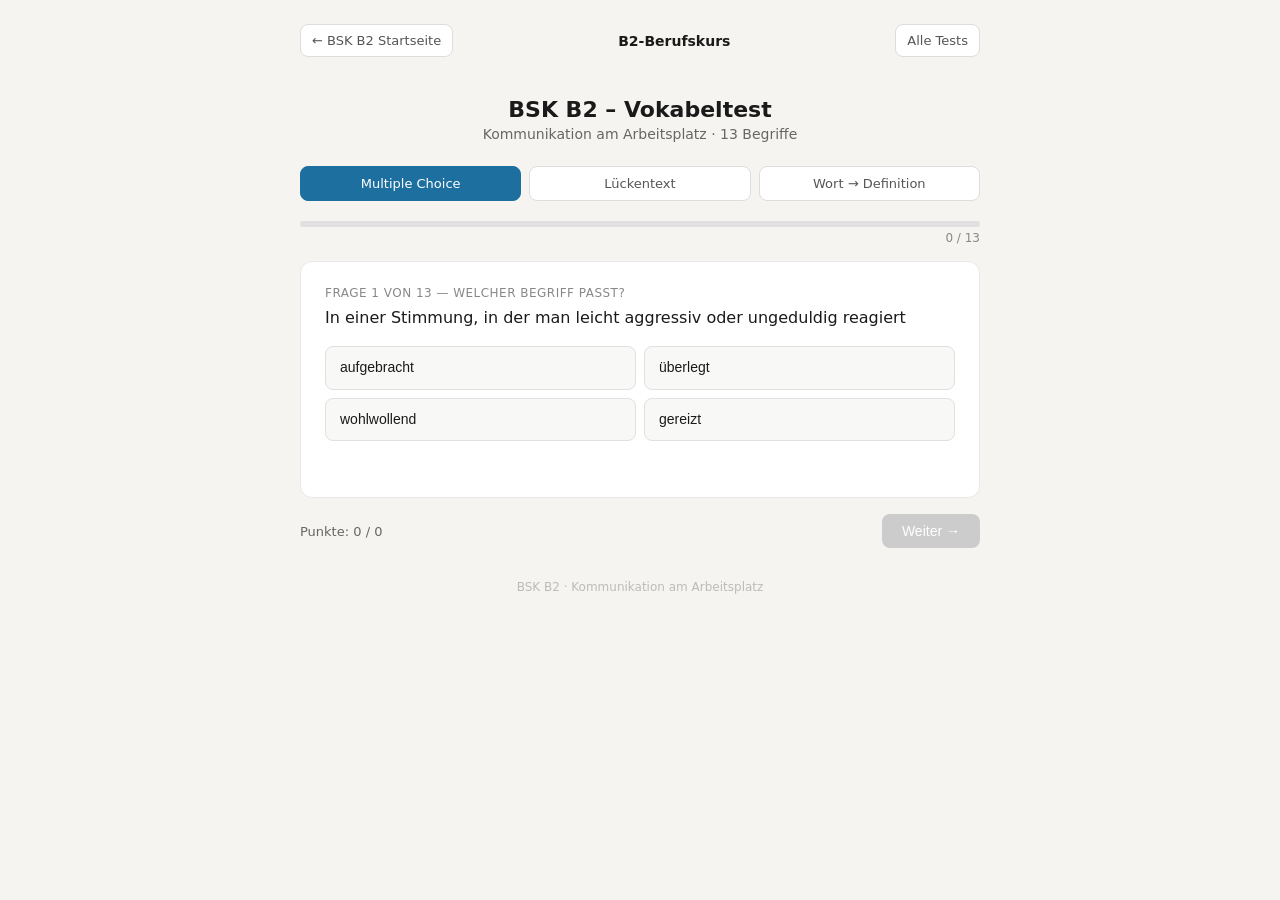
<file: Vokabeltest_Kommunikation.html>
<!DOCTYPE html>
<html lang="de">
<head>
<meta charset="UTF-8">
<meta name="viewport" content="width=device-width, initial-scale=1.0">
<title>BSK B2 – Vokabeltest Kommunikation am Arbeitsplatz</title>
<style>
  * { box-sizing: border-box; margin: 0; padding: 0; }
  body { font-family: system-ui, -apple-system, sans-serif; background: #f5f4f0; color: #1a1a1a; min-height: 100vh; padding: 1.5rem; }
  .container { max-width: 680px; margin: 0 auto; }
  header { text-align: center; padding: 2rem 0 1.5rem; }
  header h1 { font-size: 22px; font-weight: 600; color: #1a1a1a; margin-bottom: 4px; }
  header p { font-size: 14px; color: #666; }
  .mode-tabs { display: flex; gap: 8px; margin-bottom: 1.25rem; }
  .mode-tab { flex: 1; padding: 9px 6px; background: #fff; border: 1px solid #ddd; border-radius: 8px; font-size: 13px; cursor: pointer; color: #555; text-align: center; transition: all 0.15s; }
  .mode-tab.active { background: #1D6FA0; border-color: #1D6FA0; color: #fff; font-weight: 500; }
  .progress-wrap { margin-bottom: 1rem; }
  .progress-bar-bg { background: #e0e0e0; border-radius: 99px; height: 6px; }
  .progress-bar-fill { background: #1D6FA0; height: 6px; border-radius: 99px; transition: width 0.4s; }
  .progress-label { font-size: 12px; color: #888; margin-top: 4px; text-align: right; }
  .card { background: #fff; border: 1px solid #e8e8e8; border-radius: 12px; padding: 1.5rem; margin-bottom: 1rem; }
  .question-label { font-size: 12px; color: #888; margin-bottom: 6px; text-transform: uppercase; letter-spacing: 0.04em; }
  .question-text { font-size: 16px; font-weight: 400; color: #1a1a1a; margin-bottom: 1rem; line-height: 1.5; }
  .options-grid { display: grid; grid-template-columns: 1fr 1fr; gap: 8px; }
  @media (max-width: 480px) { .options-grid { grid-template-columns: 1fr; } }
  .opt-btn { background: #f8f8f6; border: 1px solid #e0e0e0; border-radius: 8px; padding: 11px 14px; font-size: 14px; color: #1a1a1a; cursor: pointer; text-align: left; transition: all 0.15s; line-height: 1.4; }
  .opt-btn:hover:not(:disabled) { background: #f0f0ec; border-color: #bbb; }
  .opt-btn.correct { background: #EAF3DE; border-color: #3B6D11; color: #27500A; }
  .opt-btn.wrong { background: #FCEBEB; border-color: #A32D2D; color: #791F1F; }
  .opt-btn:disabled { cursor: default; }
  .feedback { font-size: 14px; margin-top: 12px; min-height: 20px; font-weight: 500; }
  .feedback.ok { color: #1D6FA0; }
  .feedback.fail { color: #A32D2D; }
  .nav-row { display: flex; align-items: center; justify-content: space-between; margin-top: 0.75rem; }
  .score-badge { font-size: 13px; color: #666; }
  .next-btn { background: #1a1a1a; border: none; border-radius: 8px; padding: 9px 20px; font-size: 14px; cursor: pointer; color: #fff; transition: background 0.15s; }
  .next-btn:hover { background: #333; }
  .next-btn:disabled { background: #ccc; cursor: default; }
  .fill-input { width: 100%; padding: 10px 12px; font-size: 15px; border: 1px solid #ddd; border-radius: 8px; background: #fff; color: #1a1a1a; margin-bottom: 0.75rem; outline: none; transition: border-color 0.15s; }
  .fill-input:focus { border-color: #1D6FA0; }
  .fill-input.correct { border-color: #3B6D11; background: #EAF3DE; color: #27500A; }
  .fill-input.wrong { border-color: #A32D2D; background: #FCEBEB; color: #791F1F; }
  .check-btn { background: #fff; border: 1px solid #ddd; border-radius: 8px; padding: 9px 18px; font-size: 14px; cursor: pointer; color: #1a1a1a; transition: all 0.15s; }
  .check-btn:hover { background: #f5f5f5; }
  .result-card { background: #fff; border: 1px solid #e8e8e8; border-radius: 12px; padding: 2.5rem 1.5rem; text-align: center; }
  .result-score { font-size: 48px; font-weight: 700; }
  .result-total { font-size: 18px; color: #888; }
  .result-pct { font-size: 22px; font-weight: 600; margin: 6px 0; }
  .result-msg { font-size: 15px; color: #555; margin: 0.5rem 0 1.75rem; line-height: 1.5; }
  .grade-bar { height: 8px; background: #e0e0e0; border-radius: 99px; margin: 1rem auto; max-width: 300px; }
  .grade-fill { height: 8px; border-radius: 99px; transition: width 0.8s ease; }
  .restart-btn { background: #1D6FA0; border: none; border-radius: 8px; padding: 11px 28px; font-size: 14px; cursor: pointer; color: #fff; }
  .restart-btn:hover { background: #155a80; }
  footer { text-align: center; padding: 2rem 0 1rem; font-size: 12px; color: #bbb; }

  .sitebar { max-width: 680px; margin: 0 auto .5rem; display:flex; justify-content:space-between; align-items:center; gap:12px; font-size:13px; }
  .sitebar a { color:#555; text-decoration:none; background:#fff; border:1px solid #ddd; border-radius:8px; padding:8px 11px; }
  .sitebar a:hover { border-color:#999; }
  .sitebar strong { font-size:14px; }
</style>
</head>
<body>
<div class="sitebar"><a href="index.html">← BSK B2 Startseite</a><strong>B2-Berufskurs</strong><a href="index.html">Alle Tests</a></div>
<div class="container">
  <header>
    <h1>BSK B2 – Vokabeltest</h1>
    <p>Kommunikation am Arbeitsplatz · 13 Begriffe</p>
  </header>
  <div class="mode-tabs">
    <div class="mode-tab active" onclick="setMode('mc')">Multiple Choice</div>
    <div class="mode-tab" onclick="setMode('fill')">Lückentext</div>
    <div class="mode-tab" onclick="setMode('de2en')">Wort → Definition</div>
  </div>
  <div class="progress-wrap">
    <div class="progress-bar-bg"><div class="progress-bar-fill" id="progressBar" style="width:0%"></div></div>
    <div class="progress-label" id="progressLabel">0 / 13</div>
  </div>
  <div id="quizArea"></div>
  <footer>BSK B2 · Kommunikation am Arbeitsplatz</footer>
</div>
<script>
const vocab = [
  { word: "gereizt", def: "In einer Stimmung, in der man leicht aggressiv oder ungeduldig reagiert" },
  { word: "wohlwollend", def: "Freundlich und positiv eingestellt gegenüber anderen Menschen" },
  { word: "sachlich", def: "Ohne Emotionen, nur auf Fakten und Argumente konzentriert" },
  { word: "einfühlsam", def: "Fähig, die Gefühle anderer Menschen zu verstehen und darauf einzugehen" },
  { word: "überlegt", def: "Gut durchdacht, bevor man handelt oder spricht" },
  { word: "aufgebracht", def: "Sehr ärgerlich und emotional erregt" },
  { word: "störendes Verhalten", def: "Handlungen, die den normalen Ablauf einer Situation negativ beeinflussen" },
  { word: "Konsequenzen", def: "Folgen oder Ergebnisse, die aus einer Handlung entstehen" },
  { word: "beruhen auf", def: "Auf etwas basieren oder gründen" },
  { word: "Konflikt", def: "Auseinandersetzung oder Streit zwischen Personen oder Gruppen" },
  { word: "Kommunikationsproblem", def: "Schwierigkeit beim gegenseitigen Verstehen und Austausch von Informationen" },
  { word: "verstehen", def: "Den Sinn oder die Bedeutung von etwas erfassen; jemanden nachvollziehen können" },
  { word: "Rollenbilder", def: "Gesellschaftliche Vorstellungen davon, wie sich Menschen in bestimmten Rollen verhalten sollen" },
];

let mode = 'mc', questions = [], current = 0, score = 0, answered = false;

function shuffle(arr) { return [...arr].sort(() => Math.random() - 0.5); }

function buildQuestions() {
  const s = shuffle(vocab);
  if (mode === 'mc') {
    questions = s.map(item => {
      const w = shuffle(vocab.filter(v => v.word !== item.word)).slice(0,3).map(v => v.word);
      return { ...item, options: shuffle([item.word, ...w]), answer: item.word };
    });
  } else if (mode === 'fill') {
    questions = s.map(item => ({ ...item, answer: item.word }));
  } else {
    questions = s.map(item => {
      const w = shuffle(vocab.filter(v => v.word !== item.word)).slice(0,3).map(v => v.def);
      return { ...item, options: shuffle([item.def, ...w]), answer: item.def, prompt: item.word };
    });
  }
}

function setMode(m) {
  mode = m;
  document.querySelectorAll('.mode-tab').forEach((t,i) => t.classList.toggle('active', ['mc','fill','de2en'][i] === m));
  startQuiz();
}

function startQuiz() { buildQuestions(); current = 0; score = 0; answered = false; render(); }

function updateProgress() {
  const pct = current / questions.length * 100;
  document.getElementById('progressBar').style.width = pct + '%';
  document.getElementById('progressLabel').textContent = current + ' / ' + questions.length;
}

function render() {
  updateProgress();
  if (current >= questions.length) { showResult(); return; }
  const q = questions[current];
  const area = document.getElementById('quizArea');
  if (mode === 'mc') renderMC(q, area);
  else if (mode === 'fill') renderFill(q, area);
  else renderDef(q, area);
}

function renderMC(q, area) {
  area.innerHTML = `
    <div class="card">
      <p class="question-label">Frage ${current+1} von ${questions.length} — Welcher Begriff passt?</p>
      <p class="question-text">${q.def}</p>
      <div class="options-grid" id="opts"></div>
      <p class="feedback" id="fb"></p>
    </div>
    <div class="nav-row">
      <span class="score-badge">Punkte: ${score} / ${current}</span>
      <button class="next-btn" id="nextBtn" onclick="nextQ()" disabled>Weiter →</button>
    </div>`;
  const opts = document.getElementById('opts');
  q.options.forEach(opt => {
    const b = document.createElement('button');
    b.className = 'opt-btn'; b.textContent = opt;
    b.onclick = () => selectMC(opt, q.answer);
    opts.appendChild(b);
  });
}

function selectMC(chosen, correct) {
  if (answered) return; answered = true;
  document.querySelectorAll('.opt-btn').forEach(b => {
    b.disabled = true;
    if (b.textContent === correct) b.classList.add('correct');
    else if (b.textContent === chosen && chosen !== correct) b.classList.add('wrong');
  });
  const fb = document.getElementById('fb');
  if (chosen === correct) { score++; fb.className='feedback ok'; fb.textContent='✓ Richtig!'; }
  else { fb.className='feedback fail'; fb.textContent='✗ Falsch. Richtig: ' + correct; }
  document.getElementById('nextBtn').disabled = false;
}

function renderFill(q, area) {
  const esc = q.answer.replace(/'/g,"\\'");
  area.innerHTML = `
    <div class="card">
      <p class="question-label">Frage ${current+1} von ${questions.length} — Welches Wort passt?</p>
      <p class="question-text">${q.def}</p>
      <input class="fill-input" id="fillIn" type="text" placeholder="Antwort eingeben …" onkeydown="if(event.key==='Enter')checkFill('${esc}')">
      <button class="check-btn" onclick="checkFill('${esc}')">Prüfen</button>
      <p class="feedback" id="fb"></p>
    </div>
    <div class="nav-row">
      <span class="score-badge">Punkte: ${score} / ${current}</span>
      <button class="next-btn" id="nextBtn" onclick="nextQ()" disabled>Weiter →</button>
    </div>`;
  document.getElementById('fillIn').focus();
}

function checkFill(correct) {
  if (answered) return;
  const inp = document.getElementById('fillIn');
  const val = inp.value.trim();
  if (!val) return;
  answered = true; inp.disabled = true;
  const ok = val.toLowerCase() === correct.toLowerCase();
  inp.classList.add(ok ? 'correct' : 'wrong');
  const fb = document.getElementById('fb');
  if (ok) { score++; fb.className='feedback ok'; fb.textContent='✓ Richtig!'; }
  else { fb.className='feedback fail'; fb.textContent='✗ Falsch. Richtig: ' + correct; }
  document.getElementById('nextBtn').disabled = false;
}

function renderDef(q, area) {
  area.innerHTML = `
    <div class="card">
      <p class="question-label">Frage ${current+1} von ${questions.length} — Welche Definition passt?</p>
      <p class="question-text" style="font-size:18px;font-weight:600;">${q.prompt}</p>
      <div class="options-grid" id="opts"></div>
      <p class="feedback" id="fb"></p>
    </div>
    <div class="nav-row">
      <span class="score-badge">Punkte: ${score} / ${current}</span>
      <button class="next-btn" id="nextBtn" onclick="nextQ()" disabled>Weiter →</button>
    </div>`;
  const opts = document.getElementById('opts');
  q.options.forEach(opt => {
    const b = document.createElement('button');
    b.className = 'opt-btn'; b.style.fontSize = '13px'; b.style.lineHeight = '1.4';
    b.textContent = opt;
    b.onclick = () => selectMC(opt, q.answer);
    opts.appendChild(b);
  });
}

function nextQ() { current++; answered = false; render(); }

function showResult() {
  document.getElementById('progressBar').style.width = '100%';
  document.getElementById('progressLabel').textContent = questions.length + ' / ' + questions.length;
  const pct = Math.round(score / questions.length * 100);
  const msg = pct >= 90 ? 'Ausgezeichnet! Du kennst die Vokabeln sehr gut.' :
              pct >= 70 ? 'Gut gemacht! Noch ein paar Übungen und du bist fit.' :
              pct >= 50 ? 'Nicht schlecht. Übe die schwierigen Wörter noch einmal.' :
                          'Übe die Vokabeln noch einmal und versuche es erneut.';
  const color = pct >= 90 ? '#1D6FA0' : pct >= 70 ? '#639922' : pct >= 50 ? '#BA7517' : '#A32D2D';
  document.getElementById('quizArea').innerHTML = `
    <div class="result-card">
      <div class="result-score" style="color:${color}">${score}</div>
      <div class="result-total">von ${questions.length} Fragen</div>
      <div class="result-pct" style="color:${color};margin-top:6px">${pct}%</div>
      <div class="grade-bar"><div class="grade-fill" style="width:0%;background:${color}" id="gf"></div></div>
      <p class="result-msg">${msg}</p>
      <button class="restart-btn" onclick="startQuiz()">Nochmal versuchen</button>
    </div>`;
  setTimeout(() => { const gf = document.getElementById('gf'); if(gf) gf.style.width = pct + '%'; }, 100);
}

startQuiz();
</script>
</body>
</html>
</file>
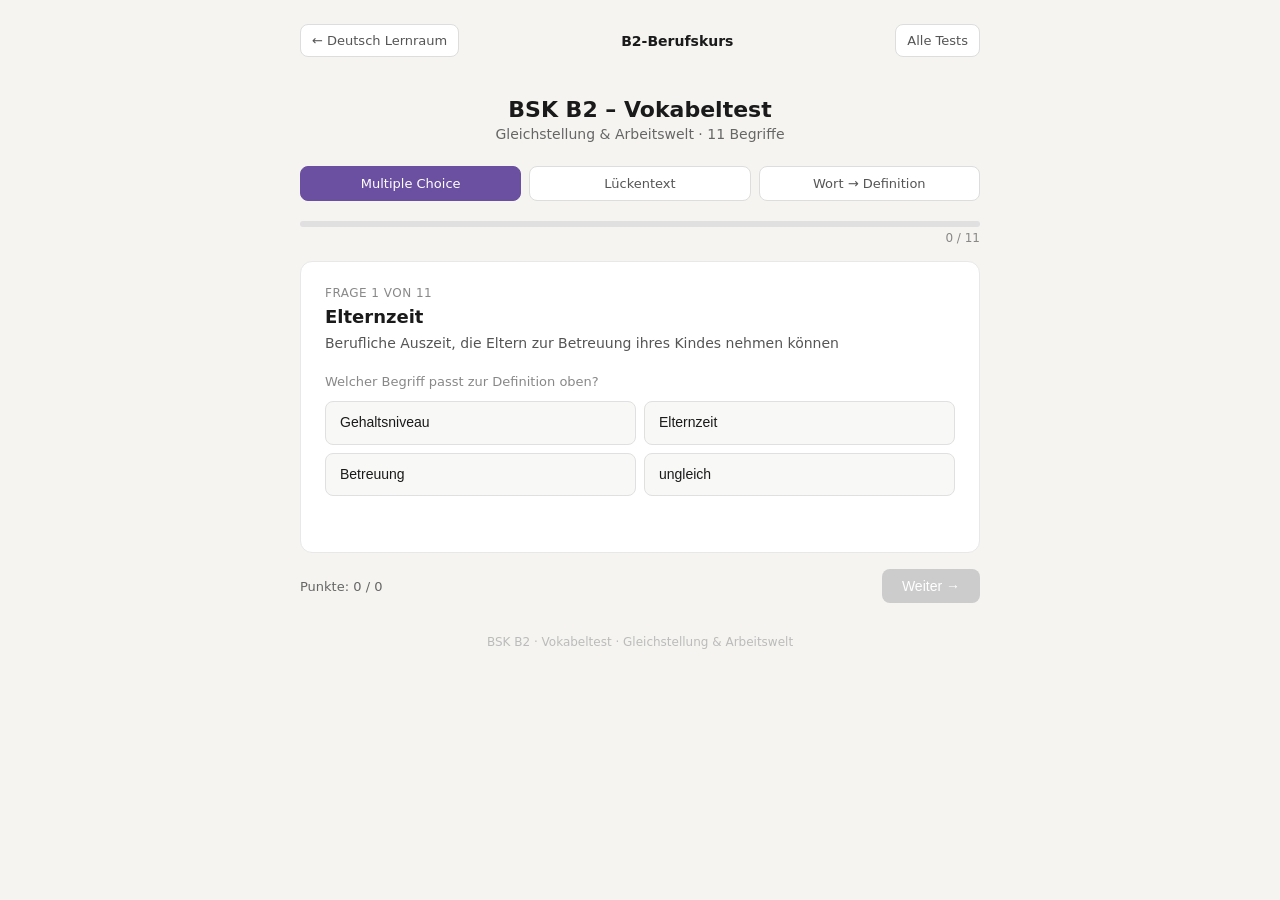
<file: BSK_B2/Vokabeltest_Gleichstellung.html>
<!DOCTYPE html>
<html lang="de">
<head>
<meta charset="UTF-8">
<meta name="viewport" content="width=device-width, initial-scale=1.0">
<title>BSK B2 – Vokabeltest Gleichstellung & Arbeitswelt</title>
<style>
  * { box-sizing: border-box; margin: 0; padding: 0; }
  body { font-family: system-ui, -apple-system, sans-serif; background: #f5f4f0; color: #1a1a1a; min-height: 100vh; padding: 1.5rem; }
  .container { max-width: 680px; margin: 0 auto; }
  header { text-align: center; padding: 2rem 0 1.5rem; }
  header h1 { font-size: 22px; font-weight: 600; color: #1a1a1a; margin-bottom: 4px; }
  header p { font-size: 14px; color: #666; }
  .mode-tabs { display: flex; gap: 8px; margin-bottom: 1.25rem; }
  .mode-tab { flex: 1; padding: 9px 6px; background: #fff; border: 1px solid #ddd; border-radius: 8px; font-size: 13px; cursor: pointer; color: #555; text-align: center; transition: all 0.15s; }
  .mode-tab.active { background: #6B4FA0; border-color: #6B4FA0; color: #fff; font-weight: 500; }
  .progress-wrap { margin-bottom: 1rem; }
  .progress-bar-bg { background: #e0e0e0; border-radius: 99px; height: 6px; }
  .progress-bar-fill { background: #6B4FA0; height: 6px; border-radius: 99px; transition: width 0.4s; }
  .progress-label { font-size: 12px; color: #888; margin-top: 4px; text-align: right; }
  .card { background: #fff; border: 1px solid #e8e8e8; border-radius: 12px; padding: 1.5rem; margin-bottom: 1rem; }
  .question-label { font-size: 12px; color: #888; margin-bottom: 6px; text-transform: uppercase; letter-spacing: 0.04em; }
  .question-text { font-size: 18px; font-weight: 600; color: #1a1a1a; margin-bottom: 6px; }
  .question-def { font-size: 14px; color: #555; margin-bottom: 1.25rem; line-height: 1.5; }
  .options-grid { display: grid; grid-template-columns: 1fr 1fr; gap: 8px; }
  @media (max-width: 480px) { .options-grid { grid-template-columns: 1fr; } }
  .opt-btn { background: #f8f8f6; border: 1px solid #e0e0e0; border-radius: 8px; padding: 11px 14px; font-size: 14px; color: #1a1a1a; cursor: pointer; text-align: left; transition: all 0.15s; line-height: 1.4; }
  .opt-btn:hover:not(:disabled) { background: #f0f0ec; border-color: #bbb; }
  .opt-btn.correct { background: #EAF3DE; border-color: #3B6D11; color: #27500A; }
  .opt-btn.wrong { background: #FCEBEB; border-color: #A32D2D; color: #791F1F; }
  .opt-btn:disabled { cursor: default; }
  .feedback { font-size: 14px; margin-top: 12px; min-height: 20px; font-weight: 500; }
  .feedback.ok { color: #6B4FA0; }
  .feedback.fail { color: #A32D2D; }
  .nav-row { display: flex; align-items: center; justify-content: space-between; margin-top: 0.75rem; }
  .score-badge { font-size: 13px; color: #666; }
  .next-btn { background: #1a1a1a; border: none; border-radius: 8px; padding: 9px 20px; font-size: 14px; cursor: pointer; color: #fff; transition: background 0.15s; }
  .next-btn:hover { background: #333; }
  .next-btn:disabled { background: #ccc; cursor: default; }
  .fill-input { width: 100%; padding: 10px 12px; font-size: 15px; border: 1px solid #ddd; border-radius: 8px; background: #fff; color: #1a1a1a; margin-bottom: 0.75rem; outline: none; transition: border-color 0.15s; }
  .fill-input:focus { border-color: #6B4FA0; }
  .fill-input.correct { border-color: #3B6D11; background: #EAF3DE; color: #27500A; }
  .fill-input.wrong { border-color: #A32D2D; background: #FCEBEB; color: #791F1F; }
  .check-btn { background: #fff; border: 1px solid #ddd; border-radius: 8px; padding: 9px 18px; font-size: 14px; cursor: pointer; color: #1a1a1a; transition: all 0.15s; }
  .check-btn:hover { background: #f5f5f5; }
  .result-card { background: #fff; border: 1px solid #e8e8e8; border-radius: 12px; padding: 2.5rem 1.5rem; text-align: center; }
  .result-score { font-size: 48px; font-weight: 700; color: #6B4FA0; }
  .result-total { font-size: 18px; color: #888; }
  .result-pct { font-size: 22px; font-weight: 600; margin: 6px 0; }
  .result-msg { font-size: 15px; color: #555; margin: 0.5rem 0 1.75rem; line-height: 1.5; }
  .grade-bar { height: 8px; background: #e0e0e0; border-radius: 99px; margin: 1rem auto; max-width: 300px; }
  .grade-fill { height: 8px; border-radius: 99px; background: #6B4FA0; transition: width 0.8s ease; }
  .restart-btn { background: #6B4FA0; border: none; border-radius: 8px; padding: 11px 28px; font-size: 14px; cursor: pointer; color: #fff; margin-right: 8px; }
  .restart-btn:hover { background: #5a4187; }
  footer { text-align: center; padding: 2rem 0 1rem; font-size: 12px; color: #bbb; }

  .sitebar { max-width: 680px; margin: 0 auto .5rem; display:flex; justify-content:space-between; align-items:center; gap:12px; font-size:13px; }
  .sitebar a { color:#555; text-decoration:none; background:#fff; border:1px solid #ddd; border-radius:8px; padding:8px 11px; }
  .sitebar a:hover { border-color:#999; }
  .sitebar strong { font-size:14px; }
</style>
</head>
<body>
<div class="sitebar"><a href="../index.html">← Deutsch Lernraum</a><strong>B2-Berufskurs</strong><a href="index.html">Alle Tests</a></div>
<div class="container">
  <header>
    <h1>BSK B2 – Vokabeltest</h1>
    <p>Gleichstellung & Arbeitswelt · 11 Begriffe</p>
  </header>
  <div class="mode-tabs" id="modeTabs">
    <div class="mode-tab active" onclick="setMode('mc')">Multiple Choice</div>
    <div class="mode-tab" onclick="setMode('fill')">Lückentext</div>
    <div class="mode-tab" onclick="setMode('de2en')">Wort → Definition</div>
  </div>
  <div class="progress-wrap">
    <div class="progress-bar-bg"><div class="progress-bar-fill" id="progressBar" style="width:0%"></div></div>
    <div class="progress-label" id="progressLabel">0 / 11</div>
  </div>
  <div id="quizArea"></div>
  <footer>BSK B2 · Vokabeltest · Gleichstellung & Arbeitswelt</footer>
</div>
<script>
const vocab = [
  { word: "Gehaltsniveau", def: "Die Höhe des Gehalts in einem bestimmten Beruf oder Bereich" },
  { word: "Gender Pay Gap", def: "Der durchschnittliche Lohnunterschied zwischen Männern und Frauen" },
  { word: "Elternzeit", def: "Berufliche Auszeit, die Eltern zur Betreuung ihres Kindes nehmen können" },
  { word: "geschlechtertypisch", def: "Typisch für ein bestimmtes Geschlecht, einem Geschlecht zugeschrieben" },
  { word: "gläserne Decke", def: "Unsichtbare Barriere, die Frauen am beruflichen Aufstieg hindert" },
  { word: "ungleich", def: "So verteilt, dass eine Gruppe mehr bekommt oder besser behandelt wird als eine andere" },
  { word: "eine Präsentation halten", def: "Vor anderen Personen einen Vortrag mit Folien oder Material präsentieren" },
  { word: "im Nachteil sein", def: "Schlechtere Chancen oder Bedingungen haben als andere" },
  { word: "Führungskraft", def: "Person in leitender Position, die Verantwortung für Mitarbeiter trägt" },
  { word: "Betreuung", def: "Versorgung und Aufsicht, z.B. von Kindern" },
  { word: "Kita", def: "Einrichtung, in der kleine Kinder tagsüber betreut werden, während die Eltern arbeiten" },
];

let mode = 'mc', questions = [], current = 0, score = 0, answered = false;

function shuffle(arr) { return [...arr].sort(() => Math.random() - 0.5); }

function buildQuestions() {
  const s = shuffle(vocab);
  if (mode === 'mc') {
    questions = s.map(item => {
      const w = shuffle(vocab.filter(v => v.word !== item.word)).slice(0,3).map(v => v.word);
      return { ...item, options: shuffle([item.word, ...w]), answer: item.word };
    });
  } else if (mode === 'fill') {
    questions = s.map(item => ({ ...item, answer: item.word }));
  } else {
    questions = s.map(item => {
      const w = shuffle(vocab.filter(v => v.word !== item.word)).slice(0,3).map(v => v.def);
      return { ...item, options: shuffle([item.def, ...w]), answer: item.def, prompt: item.word };
    });
  }
}

function setMode(m) {
  mode = m;
  document.querySelectorAll('.mode-tab').forEach((t,i) => t.classList.toggle('active', ['mc','fill','de2en'][i] === m));
  startQuiz();
}

function startQuiz() { buildQuestions(); current = 0; score = 0; answered = false; render(); }

function updateProgress() {
  const pct = current / questions.length * 100;
  document.getElementById('progressBar').style.width = pct + '%';
  document.getElementById('progressLabel').textContent = current + ' / ' + questions.length;
}

function render() {
  updateProgress();
  if (current >= questions.length) { showResult(); return; }
  const q = questions[current];
  const area = document.getElementById('quizArea');
  if (mode === 'mc') renderMC(q, area);
  else if (mode === 'fill') renderFill(q, area);
  else renderDef(q, area);
}

function renderMC(q, area) {
  area.innerHTML = `
    <div class="card">
      <p class="question-label">Frage ${current+1} von ${questions.length}</p>
      <p class="question-text">${q.word}</p>
      <p class="question-def">${q.def}</p>
      <p style="font-size:13px;color:#888;margin-bottom:0.75rem;">Welcher Begriff passt zur Definition oben?</p>
      <div class="options-grid" id="opts"></div>
      <p class="feedback" id="fb"></p>
    </div>
    <div class="nav-row">
      <span class="score-badge">Punkte: ${score} / ${current}</span>
      <button class="next-btn" id="nextBtn" onclick="nextQ()" disabled>Weiter →</button>
    </div>`;
  const opts = document.getElementById('opts');
  q.options.forEach(opt => {
    const b = document.createElement('button');
    b.className = 'opt-btn'; b.textContent = opt;
    b.onclick = () => selectMC(opt, q.answer);
    opts.appendChild(b);
  });
}

function selectMC(chosen, correct) {
  if (answered) return; answered = true;
  document.querySelectorAll('.opt-btn').forEach(b => {
    b.disabled = true;
    if (b.textContent === correct) b.classList.add('correct');
    else if (b.textContent === chosen && chosen !== correct) b.classList.add('wrong');
  });
  const fb = document.getElementById('fb');
  if (chosen === correct) { score++; fb.className='feedback ok'; fb.textContent='✓ Richtig!'; }
  else { fb.className='feedback fail'; fb.textContent='✗ Falsch. Richtig: ' + correct; }
  document.getElementById('nextBtn').disabled = false;
}

function renderFill(q, area) {
  const esc = q.answer.replace(/'/g,"\\'");
  area.innerHTML = `
    <div class="card">
      <p class="question-label">Frage ${current+1} von ${questions.length} — Welches Wort passt?</p>
      <p class="question-def" style="font-size:16px;margin-bottom:1rem;">${q.def}</p>
      <input class="fill-input" id="fillIn" type="text" placeholder="Antwort eingeben …" onkeydown="if(event.key==='Enter')checkFill('${esc}')">
      <button class="check-btn" onclick="checkFill('${esc}')">Prüfen</button>
      <p class="feedback" id="fb"></p>
    </div>
    <div class="nav-row">
      <span class="score-badge">Punkte: ${score} / ${current}</span>
      <button class="next-btn" id="nextBtn" onclick="nextQ()" disabled>Weiter →</button>
    </div>`;
  document.getElementById('fillIn').focus();
}

function checkFill(correct) {
  if (answered) return;
  const inp = document.getElementById('fillIn');
  const val = inp.value.trim();
  if (!val) return;
  answered = true; inp.disabled = true;
  const ok = val.toLowerCase() === correct.toLowerCase();
  inp.classList.add(ok ? 'correct' : 'wrong');
  const fb = document.getElementById('fb');
  if (ok) { score++; fb.className='feedback ok'; fb.textContent='✓ Richtig!'; }
  else { fb.className='feedback fail'; fb.textContent='✗ Falsch. Richtig: ' + correct; }
  document.getElementById('nextBtn').disabled = false;
}

function renderDef(q, area) {
  area.innerHTML = `
    <div class="card">
      <p class="question-label">Frage ${current+1} von ${questions.length} — Welche Definition passt?</p>
      <p class="question-text">${q.prompt}</p>
      <div class="options-grid" id="opts"></div>
      <p class="feedback" id="fb"></p>
    </div>
    <div class="nav-row">
      <span class="score-badge">Punkte: ${score} / ${current}</span>
      <button class="next-btn" id="nextBtn" onclick="nextQ()" disabled>Weiter →</button>
    </div>`;
  const opts = document.getElementById('opts');
  q.options.forEach(opt => {
    const b = document.createElement('button');
    b.className = 'opt-btn'; b.style.fontSize = '13px'; b.style.lineHeight = '1.4';
    b.textContent = opt;
    b.onclick = () => selectMC(opt, q.answer);
    opts.appendChild(b);
  });
}

function nextQ() { current++; answered = false; render(); }

function showResult() {
  document.getElementById('progressBar').style.width = '100%';
  document.getElementById('progressLabel').textContent = questions.length + ' / ' + questions.length;
  const pct = Math.round(score / questions.length * 100);
  const msg = pct >= 90 ? 'Ausgezeichnet! Du kennst die Vokabeln sehr gut.' :
              pct >= 70 ? 'Gut gemacht! Noch ein paar Übungen und du bist fit.' :
              pct >= 50 ? 'Nicht schlecht. Übe die schwierigen Wörter noch einmal.' :
                          'Übe die Vokabeln noch einmal und versuche es erneut.';
  const color = pct >= 90 ? '#6B4FA0' : pct >= 70 ? '#639922' : pct >= 50 ? '#BA7517' : '#A32D2D';
  document.getElementById('quizArea').innerHTML = `
    <div class="result-card">
      <div class="result-score" style="color:${color}">${score}</div>
      <div class="result-total">von ${questions.length} Fragen</div>
      <div class="result-pct" style="color:${color};margin-top:6px">${pct}%</div>
      <div class="grade-bar"><div class="grade-fill" style="width:0%;background:${color}" id="gf"></div></div>
      <p class="result-msg">${msg}</p>
      <button class="restart-btn" onclick="startQuiz()">Nochmal versuchen</button>
    </div>`;
  setTimeout(() => { const gf = document.getElementById('gf'); if(gf) gf.style.width = pct + '%'; }, 100);
}

startQuiz();
</script>
</body>
</html>
</file>
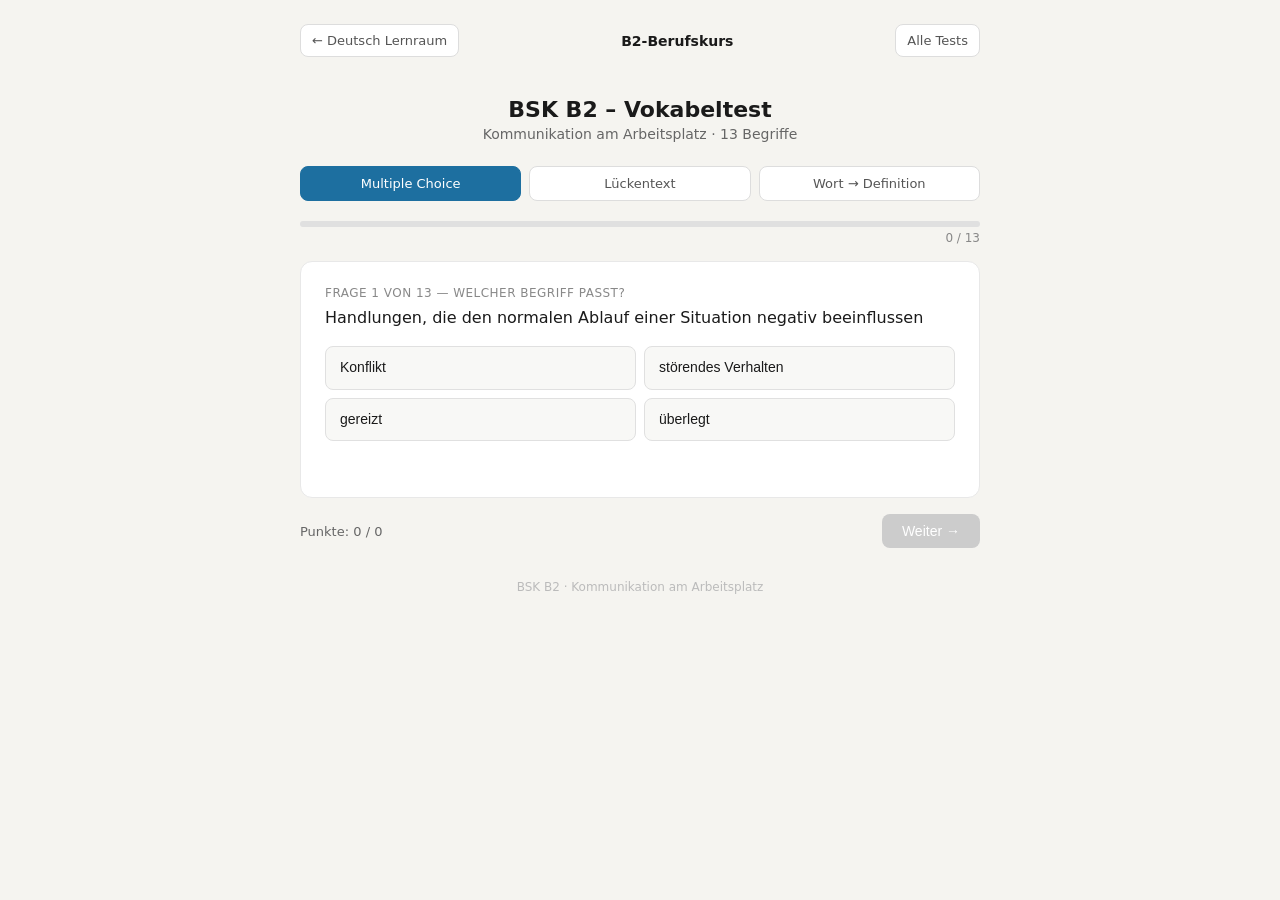
<file: BSK_B2/Vokabeltest_Kommunikation.html>
<!DOCTYPE html>
<html lang="de">
<head>
<meta charset="UTF-8">
<meta name="viewport" content="width=device-width, initial-scale=1.0">
<title>BSK B2 – Vokabeltest Kommunikation am Arbeitsplatz</title>
<style>
  * { box-sizing: border-box; margin: 0; padding: 0; }
  body { font-family: system-ui, -apple-system, sans-serif; background: #f5f4f0; color: #1a1a1a; min-height: 100vh; padding: 1.5rem; }
  .container { max-width: 680px; margin: 0 auto; }
  header { text-align: center; padding: 2rem 0 1.5rem; }
  header h1 { font-size: 22px; font-weight: 600; color: #1a1a1a; margin-bottom: 4px; }
  header p { font-size: 14px; color: #666; }
  .mode-tabs { display: flex; gap: 8px; margin-bottom: 1.25rem; }
  .mode-tab { flex: 1; padding: 9px 6px; background: #fff; border: 1px solid #ddd; border-radius: 8px; font-size: 13px; cursor: pointer; color: #555; text-align: center; transition: all 0.15s; }
  .mode-tab.active { background: #1D6FA0; border-color: #1D6FA0; color: #fff; font-weight: 500; }
  .progress-wrap { margin-bottom: 1rem; }
  .progress-bar-bg { background: #e0e0e0; border-radius: 99px; height: 6px; }
  .progress-bar-fill { background: #1D6FA0; height: 6px; border-radius: 99px; transition: width 0.4s; }
  .progress-label { font-size: 12px; color: #888; margin-top: 4px; text-align: right; }
  .card { background: #fff; border: 1px solid #e8e8e8; border-radius: 12px; padding: 1.5rem; margin-bottom: 1rem; }
  .question-label { font-size: 12px; color: #888; margin-bottom: 6px; text-transform: uppercase; letter-spacing: 0.04em; }
  .question-text { font-size: 16px; font-weight: 400; color: #1a1a1a; margin-bottom: 1rem; line-height: 1.5; }
  .options-grid { display: grid; grid-template-columns: 1fr 1fr; gap: 8px; }
  @media (max-width: 480px) { .options-grid { grid-template-columns: 1fr; } }
  .opt-btn { background: #f8f8f6; border: 1px solid #e0e0e0; border-radius: 8px; padding: 11px 14px; font-size: 14px; color: #1a1a1a; cursor: pointer; text-align: left; transition: all 0.15s; line-height: 1.4; }
  .opt-btn:hover:not(:disabled) { background: #f0f0ec; border-color: #bbb; }
  .opt-btn.correct { background: #EAF3DE; border-color: #3B6D11; color: #27500A; }
  .opt-btn.wrong { background: #FCEBEB; border-color: #A32D2D; color: #791F1F; }
  .opt-btn:disabled { cursor: default; }
  .feedback { font-size: 14px; margin-top: 12px; min-height: 20px; font-weight: 500; }
  .feedback.ok { color: #1D6FA0; }
  .feedback.fail { color: #A32D2D; }
  .nav-row { display: flex; align-items: center; justify-content: space-between; margin-top: 0.75rem; }
  .score-badge { font-size: 13px; color: #666; }
  .next-btn { background: #1a1a1a; border: none; border-radius: 8px; padding: 9px 20px; font-size: 14px; cursor: pointer; color: #fff; transition: background 0.15s; }
  .next-btn:hover { background: #333; }
  .next-btn:disabled { background: #ccc; cursor: default; }
  .fill-input { width: 100%; padding: 10px 12px; font-size: 15px; border: 1px solid #ddd; border-radius: 8px; background: #fff; color: #1a1a1a; margin-bottom: 0.75rem; outline: none; transition: border-color 0.15s; }
  .fill-input:focus { border-color: #1D6FA0; }
  .fill-input.correct { border-color: #3B6D11; background: #EAF3DE; color: #27500A; }
  .fill-input.wrong { border-color: #A32D2D; background: #FCEBEB; color: #791F1F; }
  .check-btn { background: #fff; border: 1px solid #ddd; border-radius: 8px; padding: 9px 18px; font-size: 14px; cursor: pointer; color: #1a1a1a; transition: all 0.15s; }
  .check-btn:hover { background: #f5f5f5; }
  .result-card { background: #fff; border: 1px solid #e8e8e8; border-radius: 12px; padding: 2.5rem 1.5rem; text-align: center; }
  .result-score { font-size: 48px; font-weight: 700; }
  .result-total { font-size: 18px; color: #888; }
  .result-pct { font-size: 22px; font-weight: 600; margin: 6px 0; }
  .result-msg { font-size: 15px; color: #555; margin: 0.5rem 0 1.75rem; line-height: 1.5; }
  .grade-bar { height: 8px; background: #e0e0e0; border-radius: 99px; margin: 1rem auto; max-width: 300px; }
  .grade-fill { height: 8px; border-radius: 99px; transition: width 0.8s ease; }
  .restart-btn { background: #1D6FA0; border: none; border-radius: 8px; padding: 11px 28px; font-size: 14px; cursor: pointer; color: #fff; }
  .restart-btn:hover { background: #155a80; }
  footer { text-align: center; padding: 2rem 0 1rem; font-size: 12px; color: #bbb; }

  .sitebar { max-width: 680px; margin: 0 auto .5rem; display:flex; justify-content:space-between; align-items:center; gap:12px; font-size:13px; }
  .sitebar a { color:#555; text-decoration:none; background:#fff; border:1px solid #ddd; border-radius:8px; padding:8px 11px; }
  .sitebar a:hover { border-color:#999; }
  .sitebar strong { font-size:14px; }
</style>
</head>
<body>
<div class="sitebar"><a href="../index.html">← Deutsch Lernraum</a><strong>B2-Berufskurs</strong><a href="index.html">Alle Tests</a></div>
<div class="container">
  <header>
    <h1>BSK B2 – Vokabeltest</h1>
    <p>Kommunikation am Arbeitsplatz · 13 Begriffe</p>
  </header>
  <div class="mode-tabs">
    <div class="mode-tab active" onclick="setMode('mc')">Multiple Choice</div>
    <div class="mode-tab" onclick="setMode('fill')">Lückentext</div>
    <div class="mode-tab" onclick="setMode('de2en')">Wort → Definition</div>
  </div>
  <div class="progress-wrap">
    <div class="progress-bar-bg"><div class="progress-bar-fill" id="progressBar" style="width:0%"></div></div>
    <div class="progress-label" id="progressLabel">0 / 13</div>
  </div>
  <div id="quizArea"></div>
  <footer>BSK B2 · Kommunikation am Arbeitsplatz</footer>
</div>
<script>
const vocab = [
  { word: "gereizt", def: "In einer Stimmung, in der man leicht aggressiv oder ungeduldig reagiert" },
  { word: "wohlwollend", def: "Freundlich und positiv eingestellt gegenüber anderen Menschen" },
  { word: "sachlich", def: "Ohne Emotionen, nur auf Fakten und Argumente konzentriert" },
  { word: "einfühlsam", def: "Fähig, die Gefühle anderer Menschen zu verstehen und darauf einzugehen" },
  { word: "überlegt", def: "Gut durchdacht, bevor man handelt oder spricht" },
  { word: "aufgebracht", def: "Sehr ärgerlich und emotional erregt" },
  { word: "störendes Verhalten", def: "Handlungen, die den normalen Ablauf einer Situation negativ beeinflussen" },
  { word: "Konsequenzen", def: "Folgen oder Ergebnisse, die aus einer Handlung entstehen" },
  { word: "beruhen auf", def: "Auf etwas basieren oder gründen" },
  { word: "Konflikt", def: "Auseinandersetzung oder Streit zwischen Personen oder Gruppen" },
  { word: "Kommunikationsproblem", def: "Schwierigkeit beim gegenseitigen Verstehen und Austausch von Informationen" },
  { word: "verstehen", def: "Den Sinn oder die Bedeutung von etwas erfassen; jemanden nachvollziehen können" },
  { word: "Rollenbilder", def: "Gesellschaftliche Vorstellungen davon, wie sich Menschen in bestimmten Rollen verhalten sollen" },
];

let mode = 'mc', questions = [], current = 0, score = 0, answered = false;

function shuffle(arr) { return [...arr].sort(() => Math.random() - 0.5); }

function buildQuestions() {
  const s = shuffle(vocab);
  if (mode === 'mc') {
    questions = s.map(item => {
      const w = shuffle(vocab.filter(v => v.word !== item.word)).slice(0,3).map(v => v.word);
      return { ...item, options: shuffle([item.word, ...w]), answer: item.word };
    });
  } else if (mode === 'fill') {
    questions = s.map(item => ({ ...item, answer: item.word }));
  } else {
    questions = s.map(item => {
      const w = shuffle(vocab.filter(v => v.word !== item.word)).slice(0,3).map(v => v.def);
      return { ...item, options: shuffle([item.def, ...w]), answer: item.def, prompt: item.word };
    });
  }
}

function setMode(m) {
  mode = m;
  document.querySelectorAll('.mode-tab').forEach((t,i) => t.classList.toggle('active', ['mc','fill','de2en'][i] === m));
  startQuiz();
}

function startQuiz() { buildQuestions(); current = 0; score = 0; answered = false; render(); }

function updateProgress() {
  const pct = current / questions.length * 100;
  document.getElementById('progressBar').style.width = pct + '%';
  document.getElementById('progressLabel').textContent = current + ' / ' + questions.length;
}

function render() {
  updateProgress();
  if (current >= questions.length) { showResult(); return; }
  const q = questions[current];
  const area = document.getElementById('quizArea');
  if (mode === 'mc') renderMC(q, area);
  else if (mode === 'fill') renderFill(q, area);
  else renderDef(q, area);
}

function renderMC(q, area) {
  area.innerHTML = `
    <div class="card">
      <p class="question-label">Frage ${current+1} von ${questions.length} — Welcher Begriff passt?</p>
      <p class="question-text">${q.def}</p>
      <div class="options-grid" id="opts"></div>
      <p class="feedback" id="fb"></p>
    </div>
    <div class="nav-row">
      <span class="score-badge">Punkte: ${score} / ${current}</span>
      <button class="next-btn" id="nextBtn" onclick="nextQ()" disabled>Weiter →</button>
    </div>`;
  const opts = document.getElementById('opts');
  q.options.forEach(opt => {
    const b = document.createElement('button');
    b.className = 'opt-btn'; b.textContent = opt;
    b.onclick = () => selectMC(opt, q.answer);
    opts.appendChild(b);
  });
}

function selectMC(chosen, correct) {
  if (answered) return; answered = true;
  document.querySelectorAll('.opt-btn').forEach(b => {
    b.disabled = true;
    if (b.textContent === correct) b.classList.add('correct');
    else if (b.textContent === chosen && chosen !== correct) b.classList.add('wrong');
  });
  const fb = document.getElementById('fb');
  if (chosen === correct) { score++; fb.className='feedback ok'; fb.textContent='✓ Richtig!'; }
  else { fb.className='feedback fail'; fb.textContent='✗ Falsch. Richtig: ' + correct; }
  document.getElementById('nextBtn').disabled = false;
}

function renderFill(q, area) {
  const esc = q.answer.replace(/'/g,"\\'");
  area.innerHTML = `
    <div class="card">
      <p class="question-label">Frage ${current+1} von ${questions.length} — Welches Wort passt?</p>
      <p class="question-text">${q.def}</p>
      <input class="fill-input" id="fillIn" type="text" placeholder="Antwort eingeben …" onkeydown="if(event.key==='Enter')checkFill('${esc}')">
      <button class="check-btn" onclick="checkFill('${esc}')">Prüfen</button>
      <p class="feedback" id="fb"></p>
    </div>
    <div class="nav-row">
      <span class="score-badge">Punkte: ${score} / ${current}</span>
      <button class="next-btn" id="nextBtn" onclick="nextQ()" disabled>Weiter →</button>
    </div>`;
  document.getElementById('fillIn').focus();
}

function checkFill(correct) {
  if (answered) return;
  const inp = document.getElementById('fillIn');
  const val = inp.value.trim();
  if (!val) return;
  answered = true; inp.disabled = true;
  const ok = val.toLowerCase() === correct.toLowerCase();
  inp.classList.add(ok ? 'correct' : 'wrong');
  const fb = document.getElementById('fb');
  if (ok) { score++; fb.className='feedback ok'; fb.textContent='✓ Richtig!'; }
  else { fb.className='feedback fail'; fb.textContent='✗ Falsch. Richtig: ' + correct; }
  document.getElementById('nextBtn').disabled = false;
}

function renderDef(q, area) {
  area.innerHTML = `
    <div class="card">
      <p class="question-label">Frage ${current+1} von ${questions.length} — Welche Definition passt?</p>
      <p class="question-text" style="font-size:18px;font-weight:600;">${q.prompt}</p>
      <div class="options-grid" id="opts"></div>
      <p class="feedback" id="fb"></p>
    </div>
    <div class="nav-row">
      <span class="score-badge">Punkte: ${score} / ${current}</span>
      <button class="next-btn" id="nextBtn" onclick="nextQ()" disabled>Weiter →</button>
    </div>`;
  const opts = document.getElementById('opts');
  q.options.forEach(opt => {
    const b = document.createElement('button');
    b.className = 'opt-btn'; b.style.fontSize = '13px'; b.style.lineHeight = '1.4';
    b.textContent = opt;
    b.onclick = () => selectMC(opt, q.answer);
    opts.appendChild(b);
  });
}

function nextQ() { current++; answered = false; render(); }

function showResult() {
  document.getElementById('progressBar').style.width = '100%';
  document.getElementById('progressLabel').textContent = questions.length + ' / ' + questions.length;
  const pct = Math.round(score / questions.length * 100);
  const msg = pct >= 90 ? 'Ausgezeichnet! Du kennst die Vokabeln sehr gut.' :
              pct >= 70 ? 'Gut gemacht! Noch ein paar Übungen und du bist fit.' :
              pct >= 50 ? 'Nicht schlecht. Übe die schwierigen Wörter noch einmal.' :
                          'Übe die Vokabeln noch einmal und versuche es erneut.';
  const color = pct >= 90 ? '#1D6FA0' : pct >= 70 ? '#639922' : pct >= 50 ? '#BA7517' : '#A32D2D';
  document.getElementById('quizArea').innerHTML = `
    <div class="result-card">
      <div class="result-score" style="color:${color}">${score}</div>
      <div class="result-total">von ${questions.length} Fragen</div>
      <div class="result-pct" style="color:${color};margin-top:6px">${pct}%</div>
      <div class="grade-bar"><div class="grade-fill" style="width:0%;background:${color}" id="gf"></div></div>
      <p class="result-msg">${msg}</p>
      <button class="restart-btn" onclick="startQuiz()">Nochmal versuchen</button>
    </div>`;
  setTimeout(() => { const gf = document.getElementById('gf'); if(gf) gf.style.width = pct + '%'; }, 100);
}

startQuiz();
</script>
</body>
</html>
</file>
